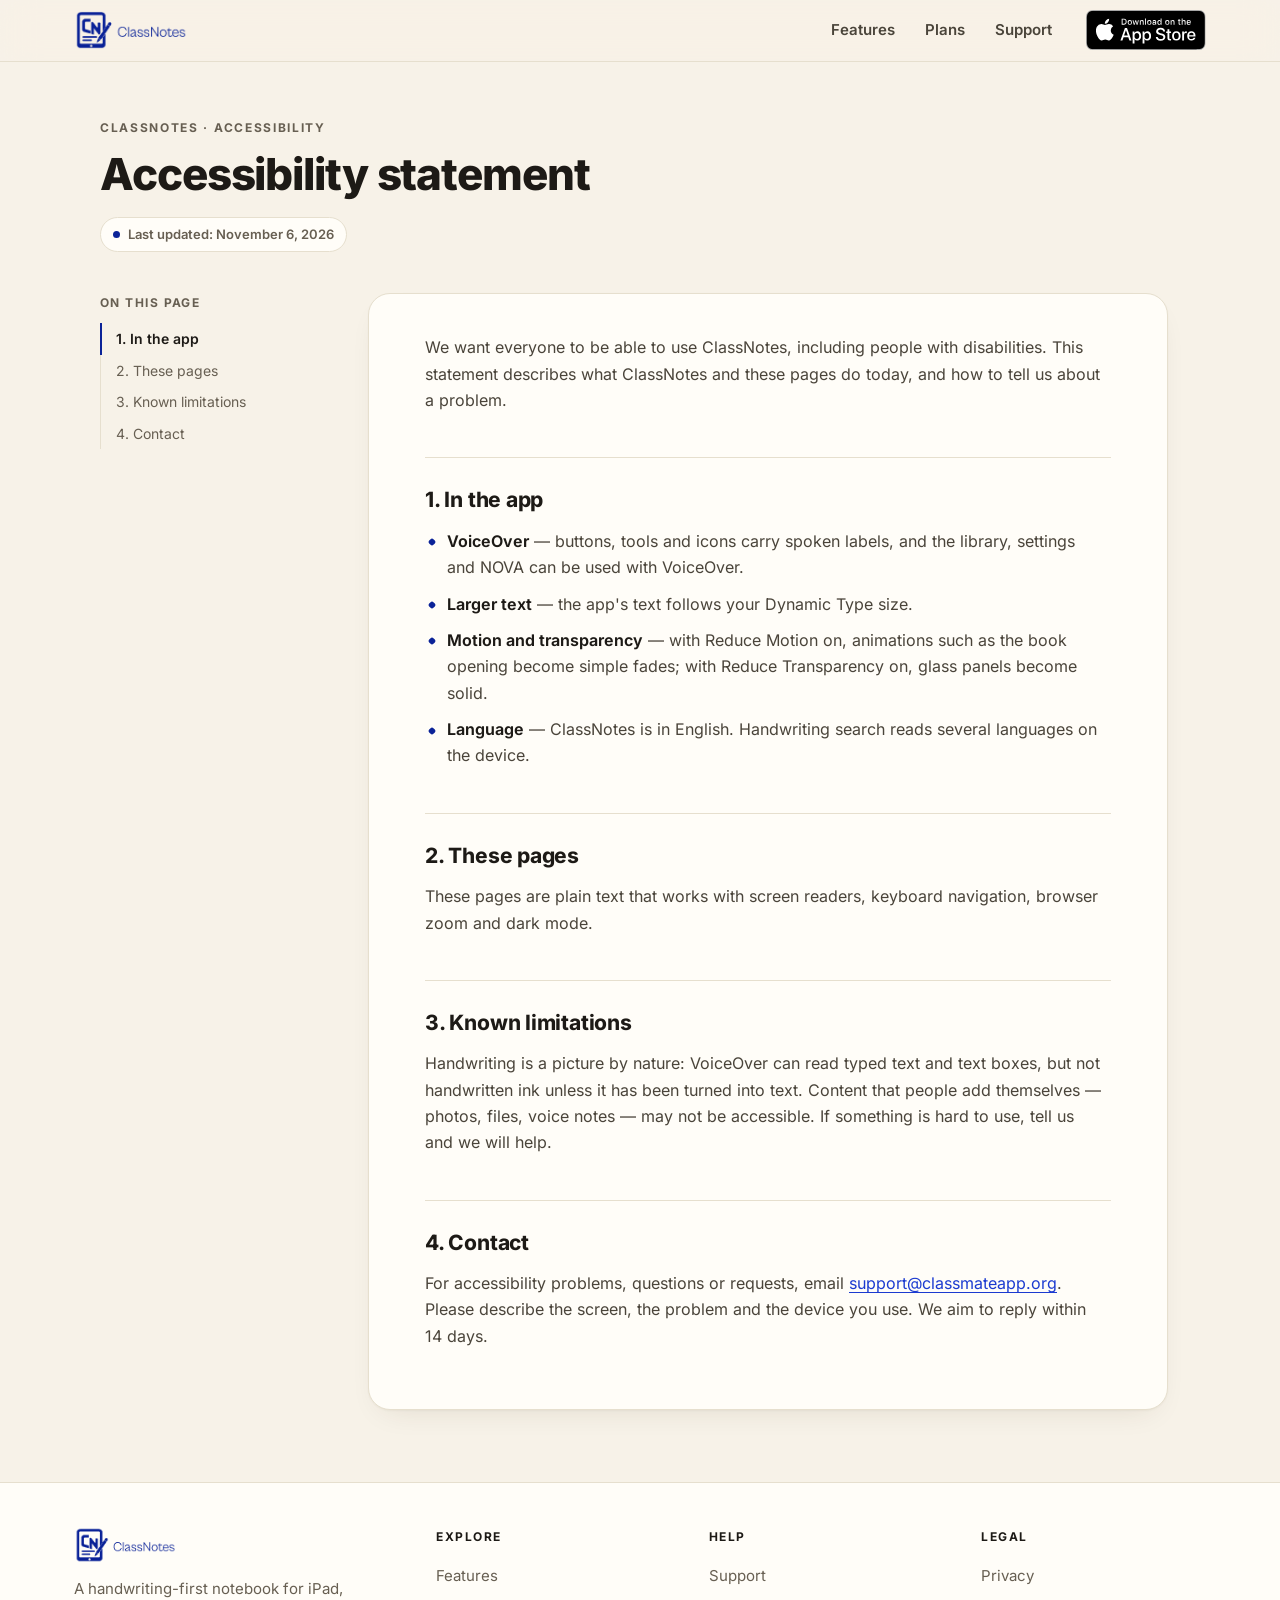
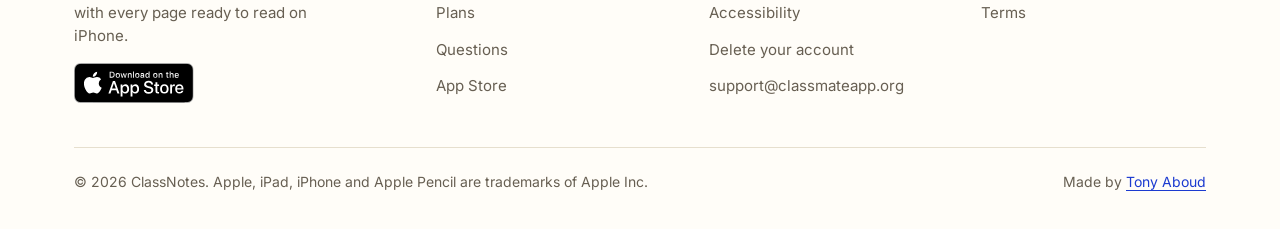
<file: classnotes/accessibility.html>
<!DOCTYPE html>
<html lang="en">
<head>
  <meta charset="utf-8">
  <meta name="viewport" content="width=device-width,initial-scale=1">
  <title>ClassNotes Accessibility</title>
  <meta name="description" content="How ClassNotes works with VoiceOver, larger text and reduced motion, and how to reach us.">
  <meta name="theme-color" content="#f7f2e8" media="(prefers-color-scheme: light)">
  <meta name="theme-color" content="#0c1122" media="(prefers-color-scheme: dark)">
  <link rel="icon" href="icon.png?v=b023efe8e0">
  <link rel="apple-touch-icon" href="apple-touch-icon.png?v=b023efe8e0">
  <link rel="stylesheet" href="site.css?v=b023efe8e0">
</head>
<body>
<svg width="0" height="0" style="position:absolute" aria-hidden="true" focusable="false"><symbol id="app-store-badge" viewBox="0 0 119.66407 40">
  
  <g>
    <g>
      <g>
        <path d="M110.13477,0H9.53468c-.3667,0-.729,0-1.09473.002-.30615.002-.60986.00781-.91895.0127A13.21476,13.21476,0,0,0,5.5171.19141a6.66509,6.66509,0,0,0-1.90088.627A6.43779,6.43779,0,0,0,1.99757,1.99707,6.25844,6.25844,0,0,0,.81935,3.61816a6.60119,6.60119,0,0,0-.625,1.90332,12.993,12.993,0,0,0-.1792,2.002C.00587,7.83008.00489,8.1377,0,8.44434V31.5586c.00489.3105.00587.6113.01515.9219a12.99232,12.99232,0,0,0,.1792,2.0019,6.58756,6.58756,0,0,0,.625,1.9043A6.20778,6.20778,0,0,0,1.99757,38.001a6.27445,6.27445,0,0,0,1.61865,1.1787,6.70082,6.70082,0,0,0,1.90088.6308,13.45514,13.45514,0,0,0,2.0039.1768c.30909.0068.6128.0107.91895.0107C8.80567,40,9.168,40,9.53468,40H110.13477c.3594,0,.7246,0,1.084-.002.3047,0,.6172-.0039.9219-.0107a13.279,13.279,0,0,0,2-.1768,6.80432,6.80432,0,0,0,1.9082-.6308,6.27742,6.27742,0,0,0,1.6172-1.1787,6.39482,6.39482,0,0,0,1.1816-1.6143,6.60413,6.60413,0,0,0,.6191-1.9043,13.50643,13.50643,0,0,0,.1856-2.0019c.0039-.3106.0039-.6114.0039-.9219.0078-.3633.0078-.7246.0078-1.0938V9.53613c0-.36621,0-.72949-.0078-1.09179,0-.30664,0-.61426-.0039-.9209a13.5071,13.5071,0,0,0-.1856-2.002,6.6177,6.6177,0,0,0-.6191-1.90332,6.46619,6.46619,0,0,0-2.7988-2.7998,6.76754,6.76754,0,0,0-1.9082-.627,13.04394,13.04394,0,0,0-2-.17676c-.3047-.00488-.6172-.01074-.9219-.01269-.3594-.002-.7246-.002-1.084-.002Z" style="fill: #a6a6a6"/>
        <path d="M8.44483,39.125c-.30468,0-.602-.0039-.90429-.0107a12.68714,12.68714,0,0,1-1.86914-.1631,5.88381,5.88381,0,0,1-1.65674-.5479,5.40573,5.40573,0,0,1-1.397-1.0166,5.32082,5.32082,0,0,1-1.02051-1.3965,5.72186,5.72186,0,0,1-.543-1.6572,12.41351,12.41351,0,0,1-.1665-1.875c-.00634-.2109-.01464-.9131-.01464-.9131V8.44434S.88185,7.75293.8877,7.5498a12.37039,12.37039,0,0,1,.16553-1.87207,5.7555,5.7555,0,0,1,.54346-1.6621A5.37349,5.37349,0,0,1,2.61183,2.61768,5.56543,5.56543,0,0,1,4.01417,1.59521a5.82309,5.82309,0,0,1,1.65332-.54394A12.58589,12.58589,0,0,1,7.543.88721L8.44532.875H111.21387l.9131.0127a12.38493,12.38493,0,0,1,1.8584.16259,5.93833,5.93833,0,0,1,1.6709.54785,5.59374,5.59374,0,0,1,2.415,2.41993,5.76267,5.76267,0,0,1,.5352,1.64892,12.995,12.995,0,0,1,.1738,1.88721c.0029.2832.0029.5874.0029.89014.0079.375.0079.73193.0079,1.09179V30.4648c0,.3633,0,.7178-.0079,1.0752,0,.3252,0,.6231-.0039.9297a12.73126,12.73126,0,0,1-.1709,1.8535,5.739,5.739,0,0,1-.54,1.67,5.48029,5.48029,0,0,1-1.0156,1.3857,5.4129,5.4129,0,0,1-1.3994,1.0225,5.86168,5.86168,0,0,1-1.668.5498,12.54218,12.54218,0,0,1-1.8692.1631c-.2929.0068-.5996.0107-.8974.0107l-1.084.002Z"/>
      </g>
      <g>
        <g>
          <g>
            <path d="M24.76888,20.30068a4.94881,4.94881,0,0,1,2.35656-4.15206,5.06566,5.06566,0,0,0-3.99116-2.15768c-1.67924-.17626-3.30719,1.00483-4.1629,1.00483-.87227,0-2.18977-.98733-3.6085-.95814a5.31529,5.31529,0,0,0-4.47292,2.72787c-1.934,3.34842-.49141,8.26947,1.3612,10.97608.9269,1.32535,2.01018,2.8058,3.42763,2.7533,1.38706-.05753,1.9051-.88448,3.5794-.88448,1.65876,0,2.14479.88448,3.591.8511,1.48838-.02416,2.42613-1.33124,3.32051-2.66914a10.962,10.962,0,0,0,1.51842-3.09251A4.78205,4.78205,0,0,1,24.76888,20.30068Z" style="fill: #fff"/>
            <path d="M22.03725,12.21089a4.87248,4.87248,0,0,0,1.11452-3.49062,4.95746,4.95746,0,0,0-3.20758,1.65961,4.63634,4.63634,0,0,0-1.14371,3.36139A4.09905,4.09905,0,0,0,22.03725,12.21089Z" style="fill: #fff"/>
          </g>
        </g>
        <g>
          <path d="M42.30227,27.13965h-4.7334l-1.13672,3.35645H34.42727l4.4834-12.418h2.083l4.4834,12.418H43.438ZM38.0591,25.59082h3.752l-1.84961-5.44727h-.05176Z" style="fill: #fff"/>
          <path d="M55.15969,25.96973c0,2.81348-1.50586,4.62109-3.77832,4.62109a3.0693,3.0693,0,0,1-2.84863-1.584h-.043v4.48438h-1.8584V21.44238H48.4302v1.50586h.03418a3.21162,3.21162,0,0,1,2.88281-1.60059C53.645,21.34766,55.15969,23.16406,55.15969,25.96973Zm-1.91016,0c0-1.833-.94727-3.03809-2.39258-3.03809-1.41992,0-2.375,1.23047-2.375,3.03809,0,1.82422.95508,3.0459,2.375,3.0459C52.30227,29.01563,53.24953,27.81934,53.24953,25.96973Z" style="fill: #fff"/>
          <path d="M65.12453,25.96973c0,2.81348-1.50586,4.62109-3.77832,4.62109a3.0693,3.0693,0,0,1-2.84863-1.584h-.043v4.48438h-1.8584V21.44238H58.395v1.50586h.03418A3.21162,3.21162,0,0,1,61.312,21.34766C63.60988,21.34766,65.12453,23.16406,65.12453,25.96973Zm-1.91016,0c0-1.833-.94727-3.03809-2.39258-3.03809-1.41992,0-2.375,1.23047-2.375,3.03809,0,1.82422.95508,3.0459,2.375,3.0459C62.26711,29.01563,63.21438,27.81934,63.21438,25.96973Z" style="fill: #fff"/>
          <path d="M71.71047,27.03613c.1377,1.23145,1.334,2.04,2.96875,2.04,1.56641,0,2.69336-.80859,2.69336-1.91895,0-.96387-.67969-1.541-2.28906-1.93652l-1.60937-.3877c-2.28027-.55078-3.33887-1.61719-3.33887-3.34766,0-2.14258,1.86719-3.61426,4.51855-3.61426,2.624,0,4.42285,1.47168,4.4834,3.61426h-1.876c-.1123-1.23926-1.13672-1.9873-2.63379-1.9873s-2.52148.75684-2.52148,1.8584c0,.87793.6543,1.39453,2.25488,1.79l1.36816.33594c2.54785.60254,3.60645,1.626,3.60645,3.44238,0,2.32324-1.85059,3.77832-4.79395,3.77832-2.75391,0-4.61328-1.4209-4.7334-3.667Z" style="fill: #fff"/>
          <path d="M83.34621,19.2998v2.14258h1.72168v1.47168H83.34621v4.99121c0,.77539.34473,1.13672,1.10156,1.13672a5.80752,5.80752,0,0,0,.61133-.043v1.46289a5.10351,5.10351,0,0,1-1.03223.08594c-1.833,0-2.54785-.68848-2.54785-2.44434V22.91406H80.16262V21.44238H81.479V19.2998Z" style="fill: #fff"/>
          <path d="M86.065,25.96973c0-2.84863,1.67773-4.63867,4.29395-4.63867,2.625,0,4.29492,1.79,4.29492,4.63867,0,2.85645-1.66113,4.63867-4.29492,4.63867C87.72609,30.6084,86.065,28.82617,86.065,25.96973Zm6.69531,0c0-1.9541-.89551-3.10742-2.40137-3.10742s-2.40039,1.16211-2.40039,3.10742c0,1.96191.89453,3.10645,2.40039,3.10645S92.76027,27.93164,92.76027,25.96973Z" style="fill: #fff"/>
          <path d="M96.18606,21.44238h1.77246v1.541h.043a2.1594,2.1594,0,0,1,2.17773-1.63574,2.86616,2.86616,0,0,1,.63672.06934v1.73828a2.59794,2.59794,0,0,0-.835-.1123,1.87264,1.87264,0,0,0-1.93652,2.083v5.37012h-1.8584Z" style="fill: #fff"/>
          <path d="M109.3843,27.83691c-.25,1.64355-1.85059,2.77148-3.89844,2.77148-2.63379,0-4.26855-1.76465-4.26855-4.5957,0-2.83984,1.64355-4.68164,4.19043-4.68164,2.50488,0,4.08008,1.7207,4.08008,4.46582v.63672h-6.39453v.1123a2.358,2.358,0,0,0,2.43555,2.56445,2.04834,2.04834,0,0,0,2.09082-1.27344Zm-6.28223-2.70215h4.52637a2.1773,2.1773,0,0,0-2.2207-2.29785A2.292,2.292,0,0,0,103.10207,25.13477Z" style="fill: #fff"/>
        </g>
      </g>
    </g>
    <g>
      <g>
        <path d="M37.82619,8.731a2.63964,2.63964,0,0,1,2.80762,2.96484c0,1.90625-1.03027,3.002-2.80762,3.002H35.67092V8.731Zm-1.22852,5.123h1.125a1.87588,1.87588,0,0,0,1.96777-2.146,1.881,1.881,0,0,0-1.96777-2.13379h-1.125Z" style="fill: #fff"/>
        <path d="M41.68068,12.44434a2.13323,2.13323,0,1,1,4.24707,0,2.13358,2.13358,0,1,1-4.24707,0Zm3.333,0c0-.97607-.43848-1.54687-1.208-1.54687-.77246,0-1.207.5708-1.207,1.54688,0,.98389.43457,1.55029,1.207,1.55029C44.57522,13.99463,45.01369,13.42432,45.01369,12.44434Z" style="fill: #fff"/>
        <path d="M51.57326,14.69775h-.92187l-.93066-3.31641h-.07031l-.92676,3.31641h-.91309l-1.24121-4.50293h.90137l.80664,3.436h.06641l.92578-3.436h.85254l.92578,3.436h.07031l.80273-3.436h.88867Z" style="fill: #fff"/>
        <path d="M53.85354,10.19482H54.709v.71533h.06641a1.348,1.348,0,0,1,1.34375-.80225,1.46456,1.46456,0,0,1,1.55859,1.6748v2.915h-.88867V12.00586c0-.72363-.31445-1.0835-.97168-1.0835a1.03294,1.03294,0,0,0-1.0752,1.14111v2.63428h-.88867Z" style="fill: #fff"/>
        <path d="M59.09377,8.437h.88867v6.26074h-.88867Z" style="fill: #fff"/>
        <path d="M61.21779,12.44434a2.13346,2.13346,0,1,1,4.24756,0,2.1338,2.1338,0,1,1-4.24756,0Zm3.333,0c0-.97607-.43848-1.54687-1.208-1.54687-.77246,0-1.207.5708-1.207,1.54688,0,.98389.43457,1.55029,1.207,1.55029C64.11232,13.99463,64.5508,13.42432,64.5508,12.44434Z" style="fill: #fff"/>
        <path d="M66.4009,13.42432c0-.81055.60352-1.27783,1.6748-1.34424l1.21973-.07031v-.38867c0-.47559-.31445-.74414-.92187-.74414-.49609,0-.83984.18213-.93848.50049h-.86035c.09082-.77344.81836-1.26953,1.83984-1.26953,1.12891,0,1.76563.562,1.76563,1.51318v3.07666h-.85547v-.63281h-.07031a1.515,1.515,0,0,1-1.35254.707A1.36026,1.36026,0,0,1,66.4009,13.42432Zm2.89453-.38477v-.37646l-1.09961.07031c-.62012.0415-.90137.25244-.90137.64941,0,.40527.35156.64111.835.64111A1.0615,1.0615,0,0,0,69.29543,13.03955Z" style="fill: #fff"/>
        <path d="M71.34816,12.44434c0-1.42285.73145-2.32422,1.86914-2.32422a1.484,1.484,0,0,1,1.38086.79h.06641V8.437h.88867v6.26074h-.85156v-.71143h-.07031a1.56284,1.56284,0,0,1-1.41406.78564C72.0718,14.772,71.34816,13.87061,71.34816,12.44434Zm.918,0c0,.95508.4502,1.52979,1.20313,1.52979.749,0,1.21191-.583,1.21191-1.52588,0-.93848-.46777-1.52979-1.21191-1.52979C72.72121,10.91846,72.26613,11.49707,72.26613,12.44434Z" style="fill: #fff"/>
        <path d="M79.23,12.44434a2.13323,2.13323,0,1,1,4.24707,0,2.13358,2.13358,0,1,1-4.24707,0Zm3.333,0c0-.97607-.43848-1.54687-1.208-1.54687-.77246,0-1.207.5708-1.207,1.54688,0,.98389.43457,1.55029,1.207,1.55029C82.12453,13.99463,82.563,13.42432,82.563,12.44434Z" style="fill: #fff"/>
        <path d="M84.66945,10.19482h.85547v.71533h.06641a1.348,1.348,0,0,1,1.34375-.80225,1.46456,1.46456,0,0,1,1.55859,1.6748v2.915H87.605V12.00586c0-.72363-.31445-1.0835-.97168-1.0835a1.03294,1.03294,0,0,0-1.0752,1.14111v2.63428h-.88867Z" style="fill: #fff"/>
        <path d="M93.51516,9.07373v1.1416h.97559v.74854h-.97559V13.2793c0,.47168.19434.67822.63672.67822a2.96657,2.96657,0,0,0,.33887-.02051v.74023a2.9155,2.9155,0,0,1-.4834.04541c-.98828,0-1.38184-.34766-1.38184-1.21582v-2.543h-.71484v-.74854h.71484V9.07373Z" style="fill: #fff"/>
        <path d="M95.70461,8.437h.88086v2.48145h.07031a1.3856,1.3856,0,0,1,1.373-.80664,1.48339,1.48339,0,0,1,1.55078,1.67871v2.90723H98.69v-2.688c0-.71924-.335-1.0835-.96289-1.0835a1.05194,1.05194,0,0,0-1.13379,1.1416v2.62988h-.88867Z" style="fill: #fff"/>
        <path d="M104.76125,13.48193a1.828,1.828,0,0,1-1.95117,1.30273A2.04531,2.04531,0,0,1,100.73,12.46045a2.07685,2.07685,0,0,1,2.07617-2.35254c1.25293,0,2.00879.856,2.00879,2.27V12.688h-3.17969v.0498a1.1902,1.1902,0,0,0,1.19922,1.29,1.07934,1.07934,0,0,0,1.07129-.5459Zm-3.126-1.45117h2.27441a1.08647,1.08647,0,0,0-1.1084-1.1665A1.15162,1.15162,0,0,0,101.63527,12.03076Z" style="fill: #fff"/>
      </g>
    </g>
  </g>
</symbol></svg>
<header class="bar">
  <div class="bar-in">
    <a class="logo-link" href="index.html" aria-label="ClassNotes, home"><img class="logo on-light" src="img/lockup-brand.png?v=b023efe8e0" alt="" width="490" height="172"><img class="logo on-dark" src="img/lockup-dark.png?v=b023efe8e0" alt="" width="490" height="172"></a>
    <nav aria-label="Main"><a href="index.html#features">Features</a><a href="index.html#plans">Plans</a><a href="support.html">Support</a></nav>
    <a class="dl" href="https://apps.apple.com/app/id6794354830"><svg class="badge" role="img" aria-label="Download on the App Store" width="120" height="40" viewBox="0 0 119.66407 40"><use href="#app-store-badge"/></svg></a>
  </div>
</header>
<main class="wrap">
  <div class="doc-head">
    <p class="eyebrow">ClassNotes · Accessibility</p>
    <h1>Accessibility statement</h1>
    <p class="stamp">Last updated: November 6, 2026</p>
  </div>
  <div class="layout">
    <aside class="toc" hidden><p>On this page</p></aside>
    <div>
      <details class="toc-m" hidden><summary>On this page</summary></details>
      <article>
<p>We want everyone to be able to use ClassNotes, including people with disabilities. This statement describes what ClassNotes and these pages do today, and how to tell us about a problem.</p>

<h2>1. In the app</h2>
<ul>
  <li><strong>VoiceOver</strong> — buttons, tools and icons carry spoken labels, and the library, settings and NOVA can be used with VoiceOver.</li>
  <li><strong>Larger text</strong> — the app's text follows your Dynamic Type size.</li>
  <li><strong>Motion and transparency</strong> — with Reduce Motion on, animations such as the book opening become simple fades; with Reduce Transparency on, glass panels become solid.</li>
  <li><strong>Language</strong> — ClassNotes is in English. Handwriting search reads several languages on the device.</li>
</ul>

<h2>2. These pages</h2>
<p>These pages are plain text that works with screen readers, keyboard navigation, browser zoom and dark mode.</p>

<h2>3. Known limitations</h2>
<p>Handwriting is a picture by nature: VoiceOver can read typed text and text boxes, but not handwritten ink unless it has been turned into text. Content that people add themselves — photos, files, voice notes — may not be accessible. If something is hard to use, tell us and we will help.</p>

<h2>4. Contact</h2>
<p>For accessibility problems, questions or requests, email <a href="mailto:support@classmateapp.org">support@classmateapp.org</a>. Please describe the screen, the problem and the device you use. We aim to reply within 14 days.</p>
      </article>
    </div>
  </div>
</main>
<footer class="foot">
  <div class="foot-in">
    <div class="foot-brand">
      <a class="logo-link" href="index.html" aria-label="ClassNotes, home"><img class="logo on-light" src="img/lockup-brand.png?v=b023efe8e0" alt="" width="490" height="172"><img class="logo on-dark" src="img/lockup-dark.png?v=b023efe8e0" alt="" width="490" height="172"></a>
      <p>A handwriting-first notebook for iPad, with every page ready to read on iPhone.</p>
      <a class="dl" href="https://apps.apple.com/app/id6794354830"><svg class="badge" role="img" aria-label="Download on the App Store" width="120" height="40" viewBox="0 0 119.66407 40"><use href="#app-store-badge"/></svg></a>
    </div>
    <nav aria-label="Explore"><h2>Explore</h2><ul>
      <li><a href="index.html#features">Features</a></li><li><a href="index.html#plans">Plans</a></li><li><a href="index.html#faq">Questions</a></li><li><a href="https://apps.apple.com/app/id6794354830">App Store</a></li></ul></nav>
    <nav aria-label="Help"><h2>Help</h2><ul>
      <li><a href="support.html">Support</a></li><li><a href="accessibility.html">Accessibility</a></li><li><a href="delete-account.html">Delete your account</a></li><li><a href="mailto:support@classmateapp.org">support@<wbr>classmateapp.org</a></li></ul></nav>
    <nav aria-label="Legal"><h2>Legal</h2><ul>
      <li><a href="privacy.html">Privacy</a></li><li><a href="terms.html">Terms</a></li></ul></nav>
    <div class="foot-base">
      <p class="foot-legal">&copy; 2026 ClassNotes. Apple, iPad, iPhone and Apple Pencil are trademarks of Apple Inc.</p>
      <p class="foot-made">Made by <a href="https://github.com/Tony11-dot">Tony Aboud</a></p>
    </div>
  </div>
</footer>
<script src="site.js?v=b023efe8e0" defer></script>
</body>
</html>
</file>
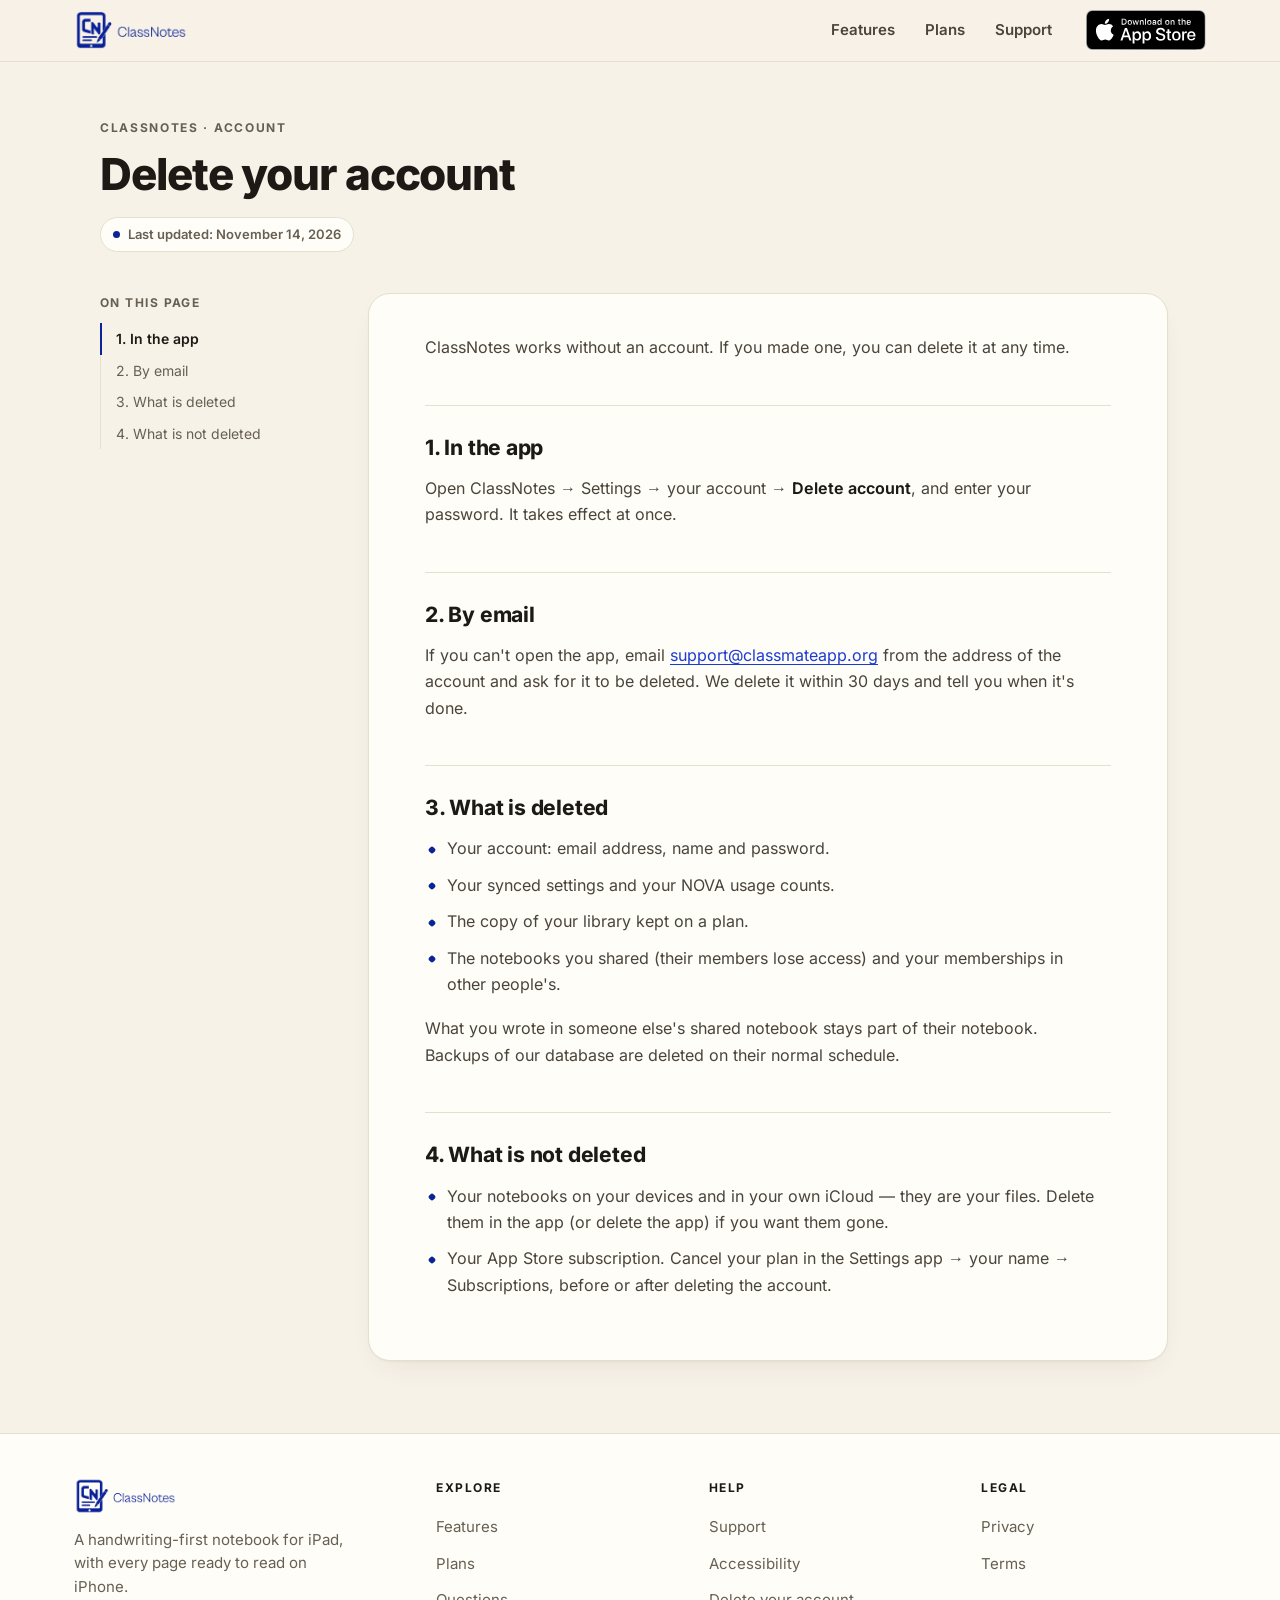
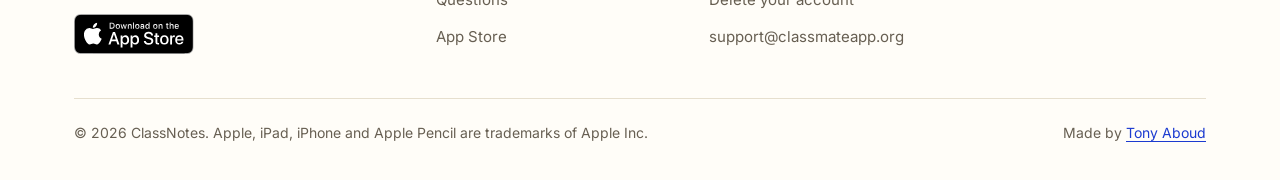
<file: classnotes/delete-account.html>
<!DOCTYPE html>
<html lang="en">
<head>
  <meta charset="utf-8">
  <meta name="viewport" content="width=device-width,initial-scale=1">
  <title>Delete your ClassNotes account</title>
  <meta name="description" content="How to delete a ClassNotes account, and what is and isn't removed.">
  <meta name="theme-color" content="#f7f2e8" media="(prefers-color-scheme: light)">
  <meta name="theme-color" content="#0c1122" media="(prefers-color-scheme: dark)">
  <link rel="icon" href="icon.png?v=b023efe8e0">
  <link rel="apple-touch-icon" href="apple-touch-icon.png?v=b023efe8e0">
  <link rel="stylesheet" href="site.css?v=b023efe8e0">
</head>
<body>
<svg width="0" height="0" style="position:absolute" aria-hidden="true" focusable="false"><symbol id="app-store-badge" viewBox="0 0 119.66407 40">
  
  <g>
    <g>
      <g>
        <path d="M110.13477,0H9.53468c-.3667,0-.729,0-1.09473.002-.30615.002-.60986.00781-.91895.0127A13.21476,13.21476,0,0,0,5.5171.19141a6.66509,6.66509,0,0,0-1.90088.627A6.43779,6.43779,0,0,0,1.99757,1.99707,6.25844,6.25844,0,0,0,.81935,3.61816a6.60119,6.60119,0,0,0-.625,1.90332,12.993,12.993,0,0,0-.1792,2.002C.00587,7.83008.00489,8.1377,0,8.44434V31.5586c.00489.3105.00587.6113.01515.9219a12.99232,12.99232,0,0,0,.1792,2.0019,6.58756,6.58756,0,0,0,.625,1.9043A6.20778,6.20778,0,0,0,1.99757,38.001a6.27445,6.27445,0,0,0,1.61865,1.1787,6.70082,6.70082,0,0,0,1.90088.6308,13.45514,13.45514,0,0,0,2.0039.1768c.30909.0068.6128.0107.91895.0107C8.80567,40,9.168,40,9.53468,40H110.13477c.3594,0,.7246,0,1.084-.002.3047,0,.6172-.0039.9219-.0107a13.279,13.279,0,0,0,2-.1768,6.80432,6.80432,0,0,0,1.9082-.6308,6.27742,6.27742,0,0,0,1.6172-1.1787,6.39482,6.39482,0,0,0,1.1816-1.6143,6.60413,6.60413,0,0,0,.6191-1.9043,13.50643,13.50643,0,0,0,.1856-2.0019c.0039-.3106.0039-.6114.0039-.9219.0078-.3633.0078-.7246.0078-1.0938V9.53613c0-.36621,0-.72949-.0078-1.09179,0-.30664,0-.61426-.0039-.9209a13.5071,13.5071,0,0,0-.1856-2.002,6.6177,6.6177,0,0,0-.6191-1.90332,6.46619,6.46619,0,0,0-2.7988-2.7998,6.76754,6.76754,0,0,0-1.9082-.627,13.04394,13.04394,0,0,0-2-.17676c-.3047-.00488-.6172-.01074-.9219-.01269-.3594-.002-.7246-.002-1.084-.002Z" style="fill: #a6a6a6"/>
        <path d="M8.44483,39.125c-.30468,0-.602-.0039-.90429-.0107a12.68714,12.68714,0,0,1-1.86914-.1631,5.88381,5.88381,0,0,1-1.65674-.5479,5.40573,5.40573,0,0,1-1.397-1.0166,5.32082,5.32082,0,0,1-1.02051-1.3965,5.72186,5.72186,0,0,1-.543-1.6572,12.41351,12.41351,0,0,1-.1665-1.875c-.00634-.2109-.01464-.9131-.01464-.9131V8.44434S.88185,7.75293.8877,7.5498a12.37039,12.37039,0,0,1,.16553-1.87207,5.7555,5.7555,0,0,1,.54346-1.6621A5.37349,5.37349,0,0,1,2.61183,2.61768,5.56543,5.56543,0,0,1,4.01417,1.59521a5.82309,5.82309,0,0,1,1.65332-.54394A12.58589,12.58589,0,0,1,7.543.88721L8.44532.875H111.21387l.9131.0127a12.38493,12.38493,0,0,1,1.8584.16259,5.93833,5.93833,0,0,1,1.6709.54785,5.59374,5.59374,0,0,1,2.415,2.41993,5.76267,5.76267,0,0,1,.5352,1.64892,12.995,12.995,0,0,1,.1738,1.88721c.0029.2832.0029.5874.0029.89014.0079.375.0079.73193.0079,1.09179V30.4648c0,.3633,0,.7178-.0079,1.0752,0,.3252,0,.6231-.0039.9297a12.73126,12.73126,0,0,1-.1709,1.8535,5.739,5.739,0,0,1-.54,1.67,5.48029,5.48029,0,0,1-1.0156,1.3857,5.4129,5.4129,0,0,1-1.3994,1.0225,5.86168,5.86168,0,0,1-1.668.5498,12.54218,12.54218,0,0,1-1.8692.1631c-.2929.0068-.5996.0107-.8974.0107l-1.084.002Z"/>
      </g>
      <g>
        <g>
          <g>
            <path d="M24.76888,20.30068a4.94881,4.94881,0,0,1,2.35656-4.15206,5.06566,5.06566,0,0,0-3.99116-2.15768c-1.67924-.17626-3.30719,1.00483-4.1629,1.00483-.87227,0-2.18977-.98733-3.6085-.95814a5.31529,5.31529,0,0,0-4.47292,2.72787c-1.934,3.34842-.49141,8.26947,1.3612,10.97608.9269,1.32535,2.01018,2.8058,3.42763,2.7533,1.38706-.05753,1.9051-.88448,3.5794-.88448,1.65876,0,2.14479.88448,3.591.8511,1.48838-.02416,2.42613-1.33124,3.32051-2.66914a10.962,10.962,0,0,0,1.51842-3.09251A4.78205,4.78205,0,0,1,24.76888,20.30068Z" style="fill: #fff"/>
            <path d="M22.03725,12.21089a4.87248,4.87248,0,0,0,1.11452-3.49062,4.95746,4.95746,0,0,0-3.20758,1.65961,4.63634,4.63634,0,0,0-1.14371,3.36139A4.09905,4.09905,0,0,0,22.03725,12.21089Z" style="fill: #fff"/>
          </g>
        </g>
        <g>
          <path d="M42.30227,27.13965h-4.7334l-1.13672,3.35645H34.42727l4.4834-12.418h2.083l4.4834,12.418H43.438ZM38.0591,25.59082h3.752l-1.84961-5.44727h-.05176Z" style="fill: #fff"/>
          <path d="M55.15969,25.96973c0,2.81348-1.50586,4.62109-3.77832,4.62109a3.0693,3.0693,0,0,1-2.84863-1.584h-.043v4.48438h-1.8584V21.44238H48.4302v1.50586h.03418a3.21162,3.21162,0,0,1,2.88281-1.60059C53.645,21.34766,55.15969,23.16406,55.15969,25.96973Zm-1.91016,0c0-1.833-.94727-3.03809-2.39258-3.03809-1.41992,0-2.375,1.23047-2.375,3.03809,0,1.82422.95508,3.0459,2.375,3.0459C52.30227,29.01563,53.24953,27.81934,53.24953,25.96973Z" style="fill: #fff"/>
          <path d="M65.12453,25.96973c0,2.81348-1.50586,4.62109-3.77832,4.62109a3.0693,3.0693,0,0,1-2.84863-1.584h-.043v4.48438h-1.8584V21.44238H58.395v1.50586h.03418A3.21162,3.21162,0,0,1,61.312,21.34766C63.60988,21.34766,65.12453,23.16406,65.12453,25.96973Zm-1.91016,0c0-1.833-.94727-3.03809-2.39258-3.03809-1.41992,0-2.375,1.23047-2.375,3.03809,0,1.82422.95508,3.0459,2.375,3.0459C62.26711,29.01563,63.21438,27.81934,63.21438,25.96973Z" style="fill: #fff"/>
          <path d="M71.71047,27.03613c.1377,1.23145,1.334,2.04,2.96875,2.04,1.56641,0,2.69336-.80859,2.69336-1.91895,0-.96387-.67969-1.541-2.28906-1.93652l-1.60937-.3877c-2.28027-.55078-3.33887-1.61719-3.33887-3.34766,0-2.14258,1.86719-3.61426,4.51855-3.61426,2.624,0,4.42285,1.47168,4.4834,3.61426h-1.876c-.1123-1.23926-1.13672-1.9873-2.63379-1.9873s-2.52148.75684-2.52148,1.8584c0,.87793.6543,1.39453,2.25488,1.79l1.36816.33594c2.54785.60254,3.60645,1.626,3.60645,3.44238,0,2.32324-1.85059,3.77832-4.79395,3.77832-2.75391,0-4.61328-1.4209-4.7334-3.667Z" style="fill: #fff"/>
          <path d="M83.34621,19.2998v2.14258h1.72168v1.47168H83.34621v4.99121c0,.77539.34473,1.13672,1.10156,1.13672a5.80752,5.80752,0,0,0,.61133-.043v1.46289a5.10351,5.10351,0,0,1-1.03223.08594c-1.833,0-2.54785-.68848-2.54785-2.44434V22.91406H80.16262V21.44238H81.479V19.2998Z" style="fill: #fff"/>
          <path d="M86.065,25.96973c0-2.84863,1.67773-4.63867,4.29395-4.63867,2.625,0,4.29492,1.79,4.29492,4.63867,0,2.85645-1.66113,4.63867-4.29492,4.63867C87.72609,30.6084,86.065,28.82617,86.065,25.96973Zm6.69531,0c0-1.9541-.89551-3.10742-2.40137-3.10742s-2.40039,1.16211-2.40039,3.10742c0,1.96191.89453,3.10645,2.40039,3.10645S92.76027,27.93164,92.76027,25.96973Z" style="fill: #fff"/>
          <path d="M96.18606,21.44238h1.77246v1.541h.043a2.1594,2.1594,0,0,1,2.17773-1.63574,2.86616,2.86616,0,0,1,.63672.06934v1.73828a2.59794,2.59794,0,0,0-.835-.1123,1.87264,1.87264,0,0,0-1.93652,2.083v5.37012h-1.8584Z" style="fill: #fff"/>
          <path d="M109.3843,27.83691c-.25,1.64355-1.85059,2.77148-3.89844,2.77148-2.63379,0-4.26855-1.76465-4.26855-4.5957,0-2.83984,1.64355-4.68164,4.19043-4.68164,2.50488,0,4.08008,1.7207,4.08008,4.46582v.63672h-6.39453v.1123a2.358,2.358,0,0,0,2.43555,2.56445,2.04834,2.04834,0,0,0,2.09082-1.27344Zm-6.28223-2.70215h4.52637a2.1773,2.1773,0,0,0-2.2207-2.29785A2.292,2.292,0,0,0,103.10207,25.13477Z" style="fill: #fff"/>
        </g>
      </g>
    </g>
    <g>
      <g>
        <path d="M37.82619,8.731a2.63964,2.63964,0,0,1,2.80762,2.96484c0,1.90625-1.03027,3.002-2.80762,3.002H35.67092V8.731Zm-1.22852,5.123h1.125a1.87588,1.87588,0,0,0,1.96777-2.146,1.881,1.881,0,0,0-1.96777-2.13379h-1.125Z" style="fill: #fff"/>
        <path d="M41.68068,12.44434a2.13323,2.13323,0,1,1,4.24707,0,2.13358,2.13358,0,1,1-4.24707,0Zm3.333,0c0-.97607-.43848-1.54687-1.208-1.54687-.77246,0-1.207.5708-1.207,1.54688,0,.98389.43457,1.55029,1.207,1.55029C44.57522,13.99463,45.01369,13.42432,45.01369,12.44434Z" style="fill: #fff"/>
        <path d="M51.57326,14.69775h-.92187l-.93066-3.31641h-.07031l-.92676,3.31641h-.91309l-1.24121-4.50293h.90137l.80664,3.436h.06641l.92578-3.436h.85254l.92578,3.436h.07031l.80273-3.436h.88867Z" style="fill: #fff"/>
        <path d="M53.85354,10.19482H54.709v.71533h.06641a1.348,1.348,0,0,1,1.34375-.80225,1.46456,1.46456,0,0,1,1.55859,1.6748v2.915h-.88867V12.00586c0-.72363-.31445-1.0835-.97168-1.0835a1.03294,1.03294,0,0,0-1.0752,1.14111v2.63428h-.88867Z" style="fill: #fff"/>
        <path d="M59.09377,8.437h.88867v6.26074h-.88867Z" style="fill: #fff"/>
        <path d="M61.21779,12.44434a2.13346,2.13346,0,1,1,4.24756,0,2.1338,2.1338,0,1,1-4.24756,0Zm3.333,0c0-.97607-.43848-1.54687-1.208-1.54687-.77246,0-1.207.5708-1.207,1.54688,0,.98389.43457,1.55029,1.207,1.55029C64.11232,13.99463,64.5508,13.42432,64.5508,12.44434Z" style="fill: #fff"/>
        <path d="M66.4009,13.42432c0-.81055.60352-1.27783,1.6748-1.34424l1.21973-.07031v-.38867c0-.47559-.31445-.74414-.92187-.74414-.49609,0-.83984.18213-.93848.50049h-.86035c.09082-.77344.81836-1.26953,1.83984-1.26953,1.12891,0,1.76563.562,1.76563,1.51318v3.07666h-.85547v-.63281h-.07031a1.515,1.515,0,0,1-1.35254.707A1.36026,1.36026,0,0,1,66.4009,13.42432Zm2.89453-.38477v-.37646l-1.09961.07031c-.62012.0415-.90137.25244-.90137.64941,0,.40527.35156.64111.835.64111A1.0615,1.0615,0,0,0,69.29543,13.03955Z" style="fill: #fff"/>
        <path d="M71.34816,12.44434c0-1.42285.73145-2.32422,1.86914-2.32422a1.484,1.484,0,0,1,1.38086.79h.06641V8.437h.88867v6.26074h-.85156v-.71143h-.07031a1.56284,1.56284,0,0,1-1.41406.78564C72.0718,14.772,71.34816,13.87061,71.34816,12.44434Zm.918,0c0,.95508.4502,1.52979,1.20313,1.52979.749,0,1.21191-.583,1.21191-1.52588,0-.93848-.46777-1.52979-1.21191-1.52979C72.72121,10.91846,72.26613,11.49707,72.26613,12.44434Z" style="fill: #fff"/>
        <path d="M79.23,12.44434a2.13323,2.13323,0,1,1,4.24707,0,2.13358,2.13358,0,1,1-4.24707,0Zm3.333,0c0-.97607-.43848-1.54687-1.208-1.54687-.77246,0-1.207.5708-1.207,1.54688,0,.98389.43457,1.55029,1.207,1.55029C82.12453,13.99463,82.563,13.42432,82.563,12.44434Z" style="fill: #fff"/>
        <path d="M84.66945,10.19482h.85547v.71533h.06641a1.348,1.348,0,0,1,1.34375-.80225,1.46456,1.46456,0,0,1,1.55859,1.6748v2.915H87.605V12.00586c0-.72363-.31445-1.0835-.97168-1.0835a1.03294,1.03294,0,0,0-1.0752,1.14111v2.63428h-.88867Z" style="fill: #fff"/>
        <path d="M93.51516,9.07373v1.1416h.97559v.74854h-.97559V13.2793c0,.47168.19434.67822.63672.67822a2.96657,2.96657,0,0,0,.33887-.02051v.74023a2.9155,2.9155,0,0,1-.4834.04541c-.98828,0-1.38184-.34766-1.38184-1.21582v-2.543h-.71484v-.74854h.71484V9.07373Z" style="fill: #fff"/>
        <path d="M95.70461,8.437h.88086v2.48145h.07031a1.3856,1.3856,0,0,1,1.373-.80664,1.48339,1.48339,0,0,1,1.55078,1.67871v2.90723H98.69v-2.688c0-.71924-.335-1.0835-.96289-1.0835a1.05194,1.05194,0,0,0-1.13379,1.1416v2.62988h-.88867Z" style="fill: #fff"/>
        <path d="M104.76125,13.48193a1.828,1.828,0,0,1-1.95117,1.30273A2.04531,2.04531,0,0,1,100.73,12.46045a2.07685,2.07685,0,0,1,2.07617-2.35254c1.25293,0,2.00879.856,2.00879,2.27V12.688h-3.17969v.0498a1.1902,1.1902,0,0,0,1.19922,1.29,1.07934,1.07934,0,0,0,1.07129-.5459Zm-3.126-1.45117h2.27441a1.08647,1.08647,0,0,0-1.1084-1.1665A1.15162,1.15162,0,0,0,101.63527,12.03076Z" style="fill: #fff"/>
      </g>
    </g>
  </g>
</symbol></svg>
<header class="bar">
  <div class="bar-in">
    <a class="logo-link" href="index.html" aria-label="ClassNotes, home"><img class="logo on-light" src="img/lockup-brand.png?v=b023efe8e0" alt="" width="490" height="172"><img class="logo on-dark" src="img/lockup-dark.png?v=b023efe8e0" alt="" width="490" height="172"></a>
    <nav aria-label="Main"><a href="index.html#features">Features</a><a href="index.html#plans">Plans</a><a href="support.html">Support</a></nav>
    <a class="dl" href="https://apps.apple.com/app/id6794354830"><svg class="badge" role="img" aria-label="Download on the App Store" width="120" height="40" viewBox="0 0 119.66407 40"><use href="#app-store-badge"/></svg></a>
  </div>
</header>
<main class="wrap">
  <div class="doc-head">
    <p class="eyebrow">ClassNotes · Account</p>
    <h1>Delete your account</h1>
    <p class="stamp">Last updated: November 14, 2026</p>
  </div>
  <div class="layout">
    <aside class="toc" hidden><p>On this page</p></aside>
    <div>
      <details class="toc-m" hidden><summary>On this page</summary></details>
      <article>
<p>ClassNotes works without an account. If you made one, you can delete it at any time.</p>

<h2>1. In the app</h2>
<p>Open ClassNotes → Settings → your account → <strong>Delete account</strong>, and enter your password. It takes effect at once.</p>

<h2>2. By email</h2>
<p>If you can't open the app, email <a href="mailto:support@classmateapp.org">support@classmateapp.org</a> from the address of the account and ask for it to be deleted. We delete it within 30 days and tell you when it's done.</p>

<h2>3. What is deleted</h2>
<ul>
  <li>Your account: email address, name and password.</li>
  <li>Your synced settings and your NOVA usage counts.</li>
  <li>The copy of your library kept on a plan.</li>
  <li>The notebooks you shared (their members lose access) and your memberships in other people's.</li>
</ul>
<p>What you wrote in someone else's shared notebook stays part of their notebook. Backups of our database are deleted on their normal schedule.</p>

<h2>4. What is not deleted</h2>
<ul>
  <li>Your notebooks on your devices and in your own iCloud — they are your files. Delete them in the app (or delete the app) if you want them gone.</li>
  <li>Your App Store subscription. Cancel your plan in the Settings app → your name → Subscriptions, before or after deleting the account.</li>
</ul>
      </article>
    </div>
  </div>
</main>
<footer class="foot">
  <div class="foot-in">
    <div class="foot-brand">
      <a class="logo-link" href="index.html" aria-label="ClassNotes, home"><img class="logo on-light" src="img/lockup-brand.png?v=b023efe8e0" alt="" width="490" height="172"><img class="logo on-dark" src="img/lockup-dark.png?v=b023efe8e0" alt="" width="490" height="172"></a>
      <p>A handwriting-first notebook for iPad, with every page ready to read on iPhone.</p>
      <a class="dl" href="https://apps.apple.com/app/id6794354830"><svg class="badge" role="img" aria-label="Download on the App Store" width="120" height="40" viewBox="0 0 119.66407 40"><use href="#app-store-badge"/></svg></a>
    </div>
    <nav aria-label="Explore"><h2>Explore</h2><ul>
      <li><a href="index.html#features">Features</a></li><li><a href="index.html#plans">Plans</a></li><li><a href="index.html#faq">Questions</a></li><li><a href="https://apps.apple.com/app/id6794354830">App Store</a></li></ul></nav>
    <nav aria-label="Help"><h2>Help</h2><ul>
      <li><a href="support.html">Support</a></li><li><a href="accessibility.html">Accessibility</a></li><li><a href="delete-account.html">Delete your account</a></li><li><a href="mailto:support@classmateapp.org">support@<wbr>classmateapp.org</a></li></ul></nav>
    <nav aria-label="Legal"><h2>Legal</h2><ul>
      <li><a href="privacy.html">Privacy</a></li><li><a href="terms.html">Terms</a></li></ul></nav>
    <div class="foot-base">
      <p class="foot-legal">&copy; 2026 ClassNotes. Apple, iPad, iPhone and Apple Pencil are trademarks of Apple Inc.</p>
      <p class="foot-made">Made by <a href="https://github.com/Tony11-dot">Tony Aboud</a></p>
    </div>
  </div>
</footer>
<script src="site.js?v=b023efe8e0" defer></script>
</body>
</html>
</file>
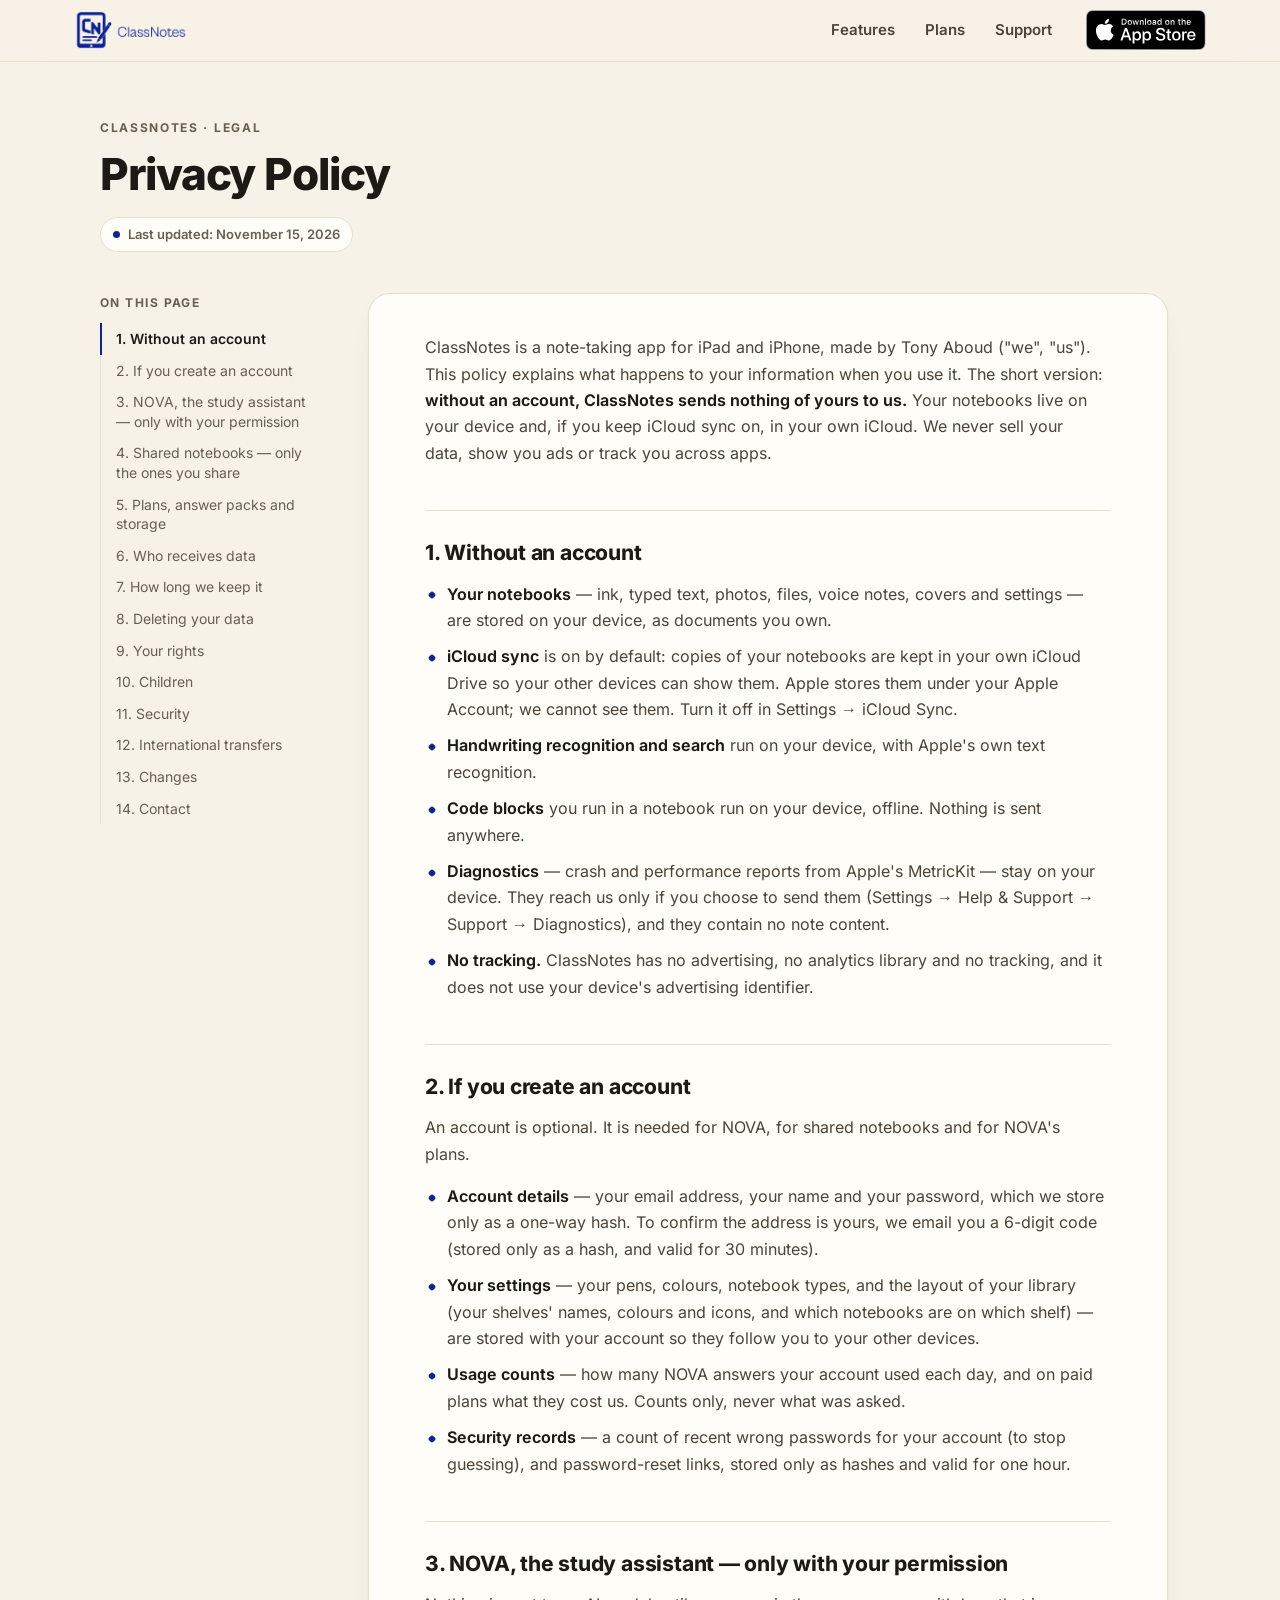
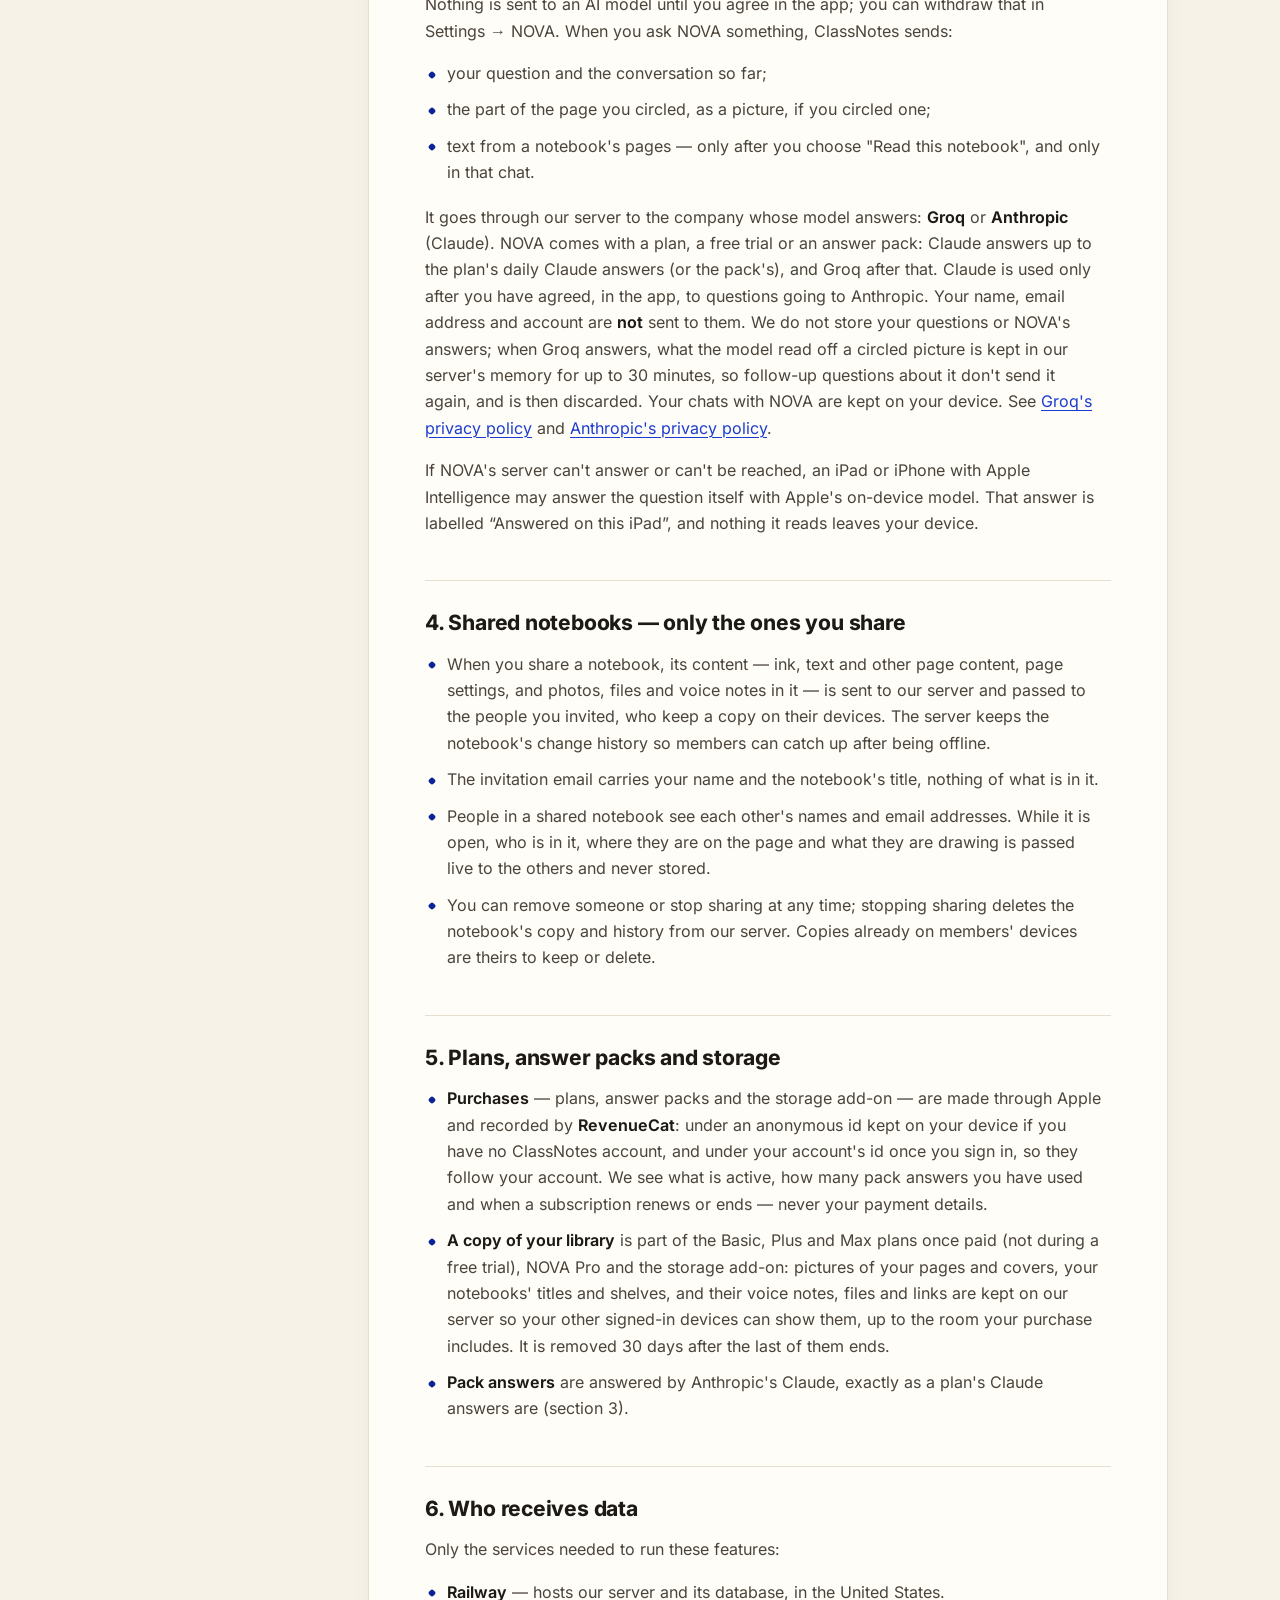
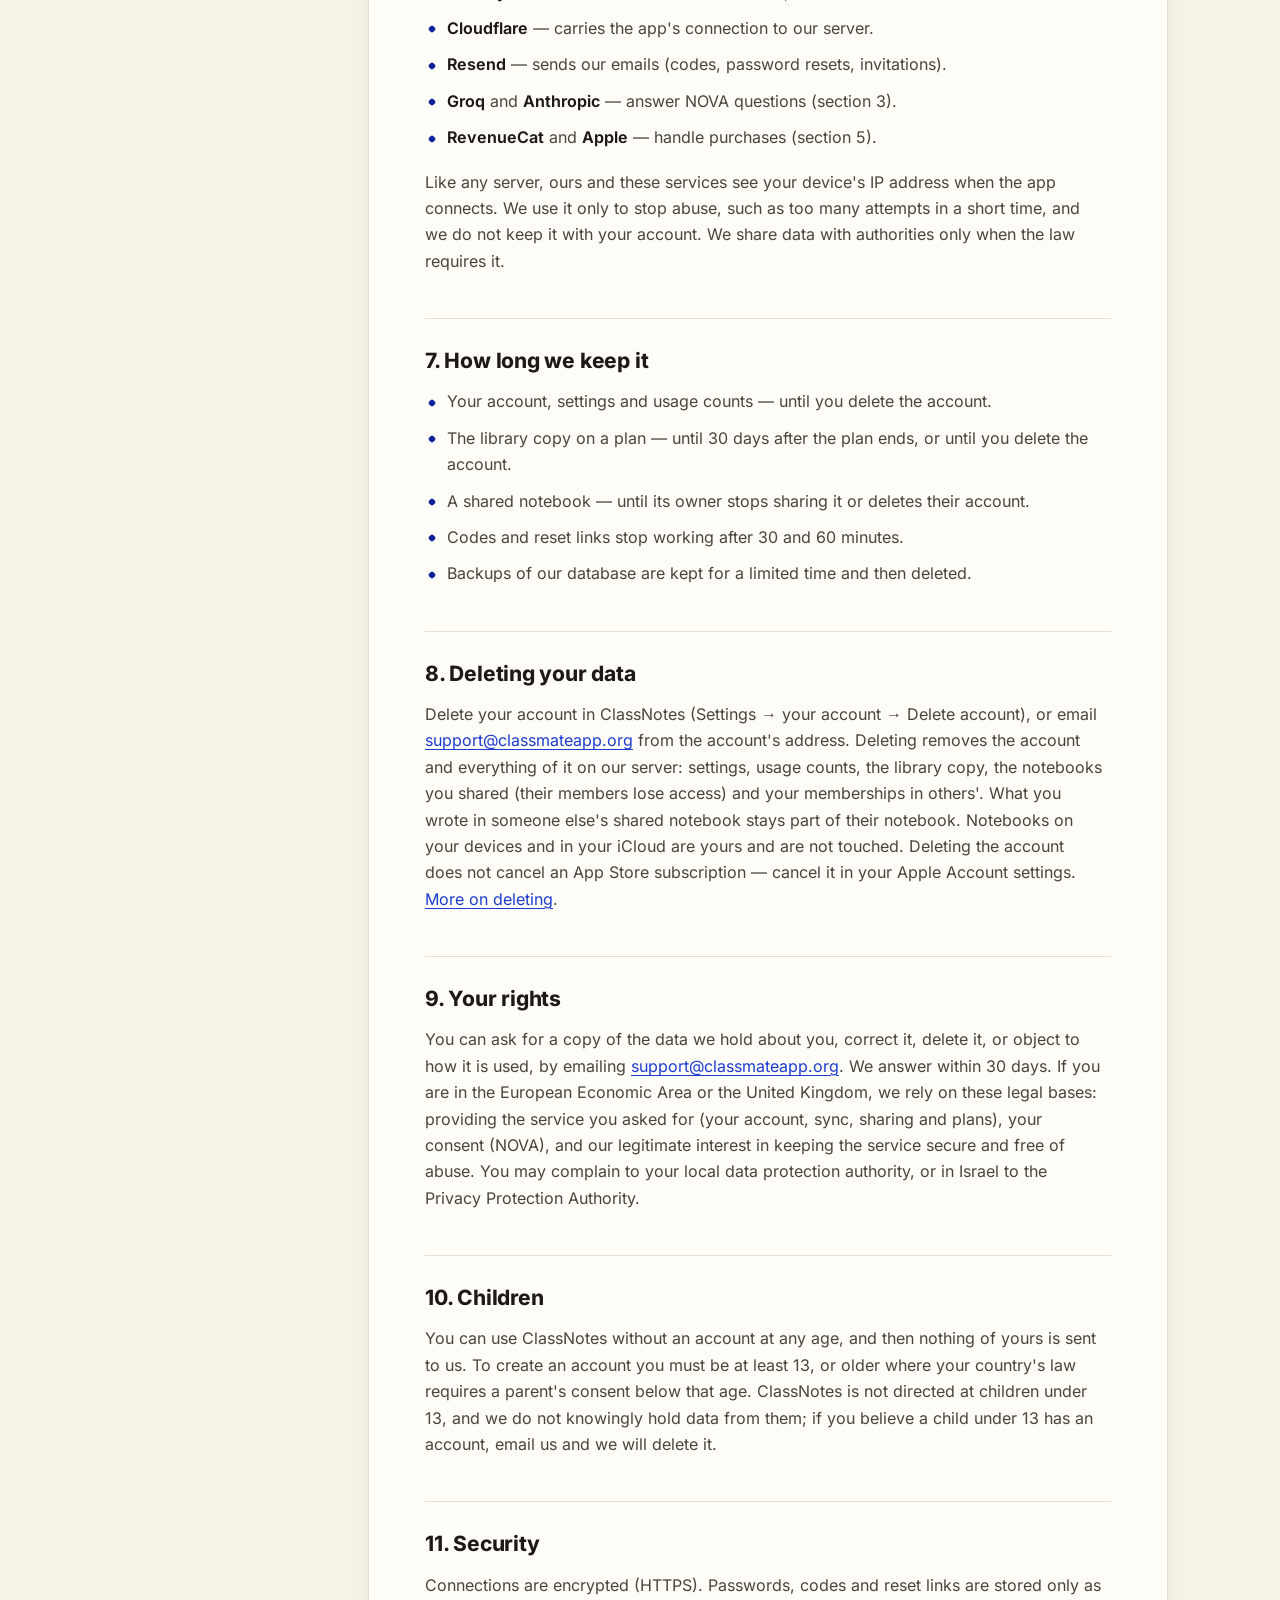
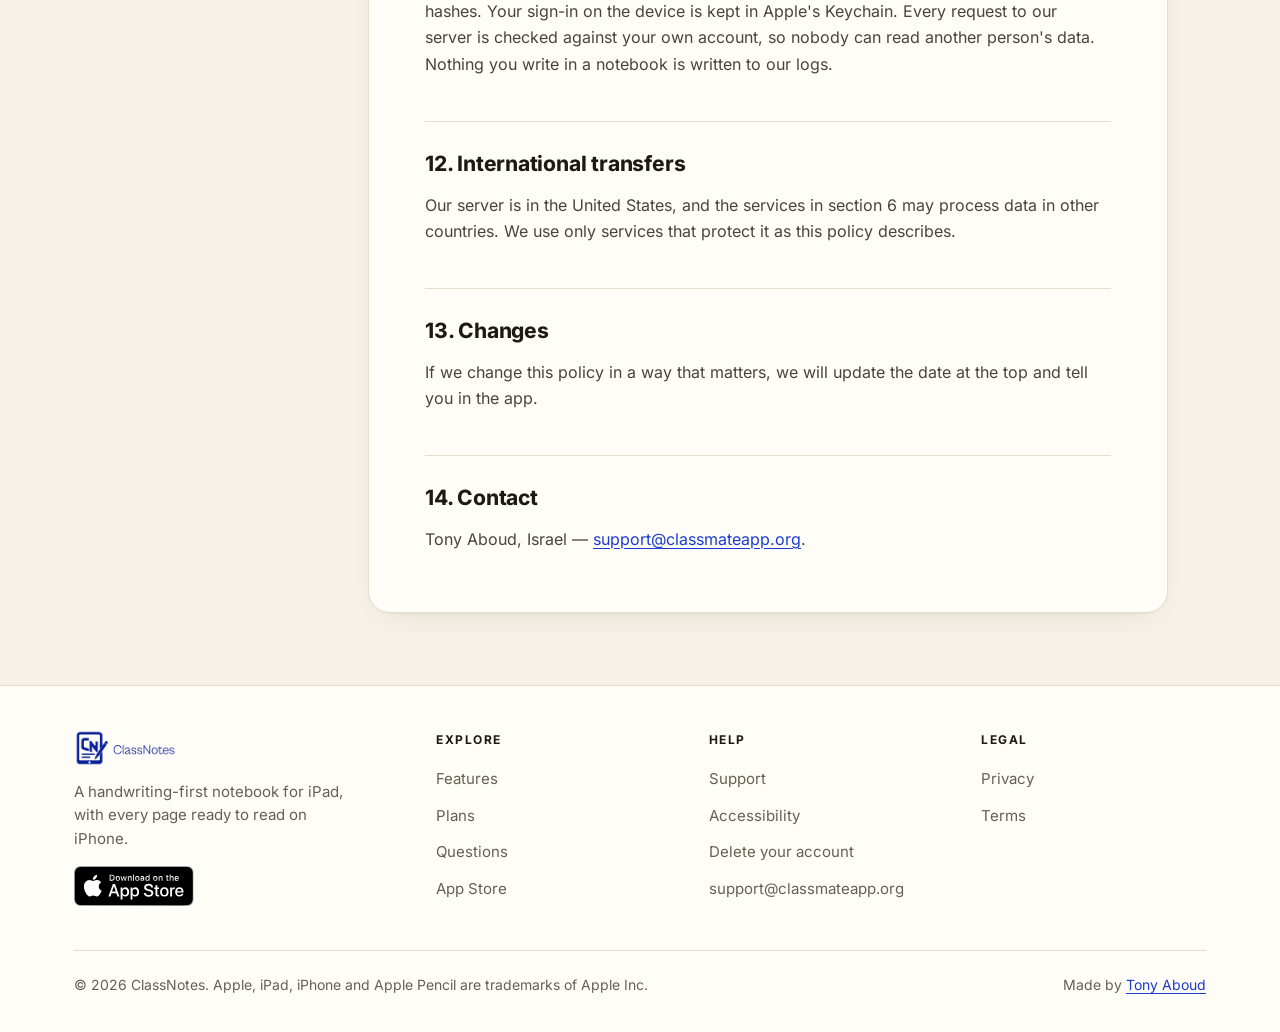
<file: classnotes/privacy.html>
<!DOCTYPE html>
<html lang="en">
<head>
  <meta charset="utf-8">
  <meta name="viewport" content="width=device-width,initial-scale=1">
  <title>ClassNotes Privacy Policy</title>
  <meta name="description" content="What ClassNotes collects, why, and who receives it. Without an account, nothing of yours is sent to us.">
  <meta name="theme-color" content="#f7f2e8" media="(prefers-color-scheme: light)">
  <meta name="theme-color" content="#0c1122" media="(prefers-color-scheme: dark)">
  <link rel="icon" href="icon.png?v=b023efe8e0">
  <link rel="apple-touch-icon" href="apple-touch-icon.png?v=b023efe8e0">
  <link rel="stylesheet" href="site.css?v=b023efe8e0">
</head>
<body>
<svg width="0" height="0" style="position:absolute" aria-hidden="true" focusable="false"><symbol id="app-store-badge" viewBox="0 0 119.66407 40">
  
  <g>
    <g>
      <g>
        <path d="M110.13477,0H9.53468c-.3667,0-.729,0-1.09473.002-.30615.002-.60986.00781-.91895.0127A13.21476,13.21476,0,0,0,5.5171.19141a6.66509,6.66509,0,0,0-1.90088.627A6.43779,6.43779,0,0,0,1.99757,1.99707,6.25844,6.25844,0,0,0,.81935,3.61816a6.60119,6.60119,0,0,0-.625,1.90332,12.993,12.993,0,0,0-.1792,2.002C.00587,7.83008.00489,8.1377,0,8.44434V31.5586c.00489.3105.00587.6113.01515.9219a12.99232,12.99232,0,0,0,.1792,2.0019,6.58756,6.58756,0,0,0,.625,1.9043A6.20778,6.20778,0,0,0,1.99757,38.001a6.27445,6.27445,0,0,0,1.61865,1.1787,6.70082,6.70082,0,0,0,1.90088.6308,13.45514,13.45514,0,0,0,2.0039.1768c.30909.0068.6128.0107.91895.0107C8.80567,40,9.168,40,9.53468,40H110.13477c.3594,0,.7246,0,1.084-.002.3047,0,.6172-.0039.9219-.0107a13.279,13.279,0,0,0,2-.1768,6.80432,6.80432,0,0,0,1.9082-.6308,6.27742,6.27742,0,0,0,1.6172-1.1787,6.39482,6.39482,0,0,0,1.1816-1.6143,6.60413,6.60413,0,0,0,.6191-1.9043,13.50643,13.50643,0,0,0,.1856-2.0019c.0039-.3106.0039-.6114.0039-.9219.0078-.3633.0078-.7246.0078-1.0938V9.53613c0-.36621,0-.72949-.0078-1.09179,0-.30664,0-.61426-.0039-.9209a13.5071,13.5071,0,0,0-.1856-2.002,6.6177,6.6177,0,0,0-.6191-1.90332,6.46619,6.46619,0,0,0-2.7988-2.7998,6.76754,6.76754,0,0,0-1.9082-.627,13.04394,13.04394,0,0,0-2-.17676c-.3047-.00488-.6172-.01074-.9219-.01269-.3594-.002-.7246-.002-1.084-.002Z" style="fill: #a6a6a6"/>
        <path d="M8.44483,39.125c-.30468,0-.602-.0039-.90429-.0107a12.68714,12.68714,0,0,1-1.86914-.1631,5.88381,5.88381,0,0,1-1.65674-.5479,5.40573,5.40573,0,0,1-1.397-1.0166,5.32082,5.32082,0,0,1-1.02051-1.3965,5.72186,5.72186,0,0,1-.543-1.6572,12.41351,12.41351,0,0,1-.1665-1.875c-.00634-.2109-.01464-.9131-.01464-.9131V8.44434S.88185,7.75293.8877,7.5498a12.37039,12.37039,0,0,1,.16553-1.87207,5.7555,5.7555,0,0,1,.54346-1.6621A5.37349,5.37349,0,0,1,2.61183,2.61768,5.56543,5.56543,0,0,1,4.01417,1.59521a5.82309,5.82309,0,0,1,1.65332-.54394A12.58589,12.58589,0,0,1,7.543.88721L8.44532.875H111.21387l.9131.0127a12.38493,12.38493,0,0,1,1.8584.16259,5.93833,5.93833,0,0,1,1.6709.54785,5.59374,5.59374,0,0,1,2.415,2.41993,5.76267,5.76267,0,0,1,.5352,1.64892,12.995,12.995,0,0,1,.1738,1.88721c.0029.2832.0029.5874.0029.89014.0079.375.0079.73193.0079,1.09179V30.4648c0,.3633,0,.7178-.0079,1.0752,0,.3252,0,.6231-.0039.9297a12.73126,12.73126,0,0,1-.1709,1.8535,5.739,5.739,0,0,1-.54,1.67,5.48029,5.48029,0,0,1-1.0156,1.3857,5.4129,5.4129,0,0,1-1.3994,1.0225,5.86168,5.86168,0,0,1-1.668.5498,12.54218,12.54218,0,0,1-1.8692.1631c-.2929.0068-.5996.0107-.8974.0107l-1.084.002Z"/>
      </g>
      <g>
        <g>
          <g>
            <path d="M24.76888,20.30068a4.94881,4.94881,0,0,1,2.35656-4.15206,5.06566,5.06566,0,0,0-3.99116-2.15768c-1.67924-.17626-3.30719,1.00483-4.1629,1.00483-.87227,0-2.18977-.98733-3.6085-.95814a5.31529,5.31529,0,0,0-4.47292,2.72787c-1.934,3.34842-.49141,8.26947,1.3612,10.97608.9269,1.32535,2.01018,2.8058,3.42763,2.7533,1.38706-.05753,1.9051-.88448,3.5794-.88448,1.65876,0,2.14479.88448,3.591.8511,1.48838-.02416,2.42613-1.33124,3.32051-2.66914a10.962,10.962,0,0,0,1.51842-3.09251A4.78205,4.78205,0,0,1,24.76888,20.30068Z" style="fill: #fff"/>
            <path d="M22.03725,12.21089a4.87248,4.87248,0,0,0,1.11452-3.49062,4.95746,4.95746,0,0,0-3.20758,1.65961,4.63634,4.63634,0,0,0-1.14371,3.36139A4.09905,4.09905,0,0,0,22.03725,12.21089Z" style="fill: #fff"/>
          </g>
        </g>
        <g>
          <path d="M42.30227,27.13965h-4.7334l-1.13672,3.35645H34.42727l4.4834-12.418h2.083l4.4834,12.418H43.438ZM38.0591,25.59082h3.752l-1.84961-5.44727h-.05176Z" style="fill: #fff"/>
          <path d="M55.15969,25.96973c0,2.81348-1.50586,4.62109-3.77832,4.62109a3.0693,3.0693,0,0,1-2.84863-1.584h-.043v4.48438h-1.8584V21.44238H48.4302v1.50586h.03418a3.21162,3.21162,0,0,1,2.88281-1.60059C53.645,21.34766,55.15969,23.16406,55.15969,25.96973Zm-1.91016,0c0-1.833-.94727-3.03809-2.39258-3.03809-1.41992,0-2.375,1.23047-2.375,3.03809,0,1.82422.95508,3.0459,2.375,3.0459C52.30227,29.01563,53.24953,27.81934,53.24953,25.96973Z" style="fill: #fff"/>
          <path d="M65.12453,25.96973c0,2.81348-1.50586,4.62109-3.77832,4.62109a3.0693,3.0693,0,0,1-2.84863-1.584h-.043v4.48438h-1.8584V21.44238H58.395v1.50586h.03418A3.21162,3.21162,0,0,1,61.312,21.34766C63.60988,21.34766,65.12453,23.16406,65.12453,25.96973Zm-1.91016,0c0-1.833-.94727-3.03809-2.39258-3.03809-1.41992,0-2.375,1.23047-2.375,3.03809,0,1.82422.95508,3.0459,2.375,3.0459C62.26711,29.01563,63.21438,27.81934,63.21438,25.96973Z" style="fill: #fff"/>
          <path d="M71.71047,27.03613c.1377,1.23145,1.334,2.04,2.96875,2.04,1.56641,0,2.69336-.80859,2.69336-1.91895,0-.96387-.67969-1.541-2.28906-1.93652l-1.60937-.3877c-2.28027-.55078-3.33887-1.61719-3.33887-3.34766,0-2.14258,1.86719-3.61426,4.51855-3.61426,2.624,0,4.42285,1.47168,4.4834,3.61426h-1.876c-.1123-1.23926-1.13672-1.9873-2.63379-1.9873s-2.52148.75684-2.52148,1.8584c0,.87793.6543,1.39453,2.25488,1.79l1.36816.33594c2.54785.60254,3.60645,1.626,3.60645,3.44238,0,2.32324-1.85059,3.77832-4.79395,3.77832-2.75391,0-4.61328-1.4209-4.7334-3.667Z" style="fill: #fff"/>
          <path d="M83.34621,19.2998v2.14258h1.72168v1.47168H83.34621v4.99121c0,.77539.34473,1.13672,1.10156,1.13672a5.80752,5.80752,0,0,0,.61133-.043v1.46289a5.10351,5.10351,0,0,1-1.03223.08594c-1.833,0-2.54785-.68848-2.54785-2.44434V22.91406H80.16262V21.44238H81.479V19.2998Z" style="fill: #fff"/>
          <path d="M86.065,25.96973c0-2.84863,1.67773-4.63867,4.29395-4.63867,2.625,0,4.29492,1.79,4.29492,4.63867,0,2.85645-1.66113,4.63867-4.29492,4.63867C87.72609,30.6084,86.065,28.82617,86.065,25.96973Zm6.69531,0c0-1.9541-.89551-3.10742-2.40137-3.10742s-2.40039,1.16211-2.40039,3.10742c0,1.96191.89453,3.10645,2.40039,3.10645S92.76027,27.93164,92.76027,25.96973Z" style="fill: #fff"/>
          <path d="M96.18606,21.44238h1.77246v1.541h.043a2.1594,2.1594,0,0,1,2.17773-1.63574,2.86616,2.86616,0,0,1,.63672.06934v1.73828a2.59794,2.59794,0,0,0-.835-.1123,1.87264,1.87264,0,0,0-1.93652,2.083v5.37012h-1.8584Z" style="fill: #fff"/>
          <path d="M109.3843,27.83691c-.25,1.64355-1.85059,2.77148-3.89844,2.77148-2.63379,0-4.26855-1.76465-4.26855-4.5957,0-2.83984,1.64355-4.68164,4.19043-4.68164,2.50488,0,4.08008,1.7207,4.08008,4.46582v.63672h-6.39453v.1123a2.358,2.358,0,0,0,2.43555,2.56445,2.04834,2.04834,0,0,0,2.09082-1.27344Zm-6.28223-2.70215h4.52637a2.1773,2.1773,0,0,0-2.2207-2.29785A2.292,2.292,0,0,0,103.10207,25.13477Z" style="fill: #fff"/>
        </g>
      </g>
    </g>
    <g>
      <g>
        <path d="M37.82619,8.731a2.63964,2.63964,0,0,1,2.80762,2.96484c0,1.90625-1.03027,3.002-2.80762,3.002H35.67092V8.731Zm-1.22852,5.123h1.125a1.87588,1.87588,0,0,0,1.96777-2.146,1.881,1.881,0,0,0-1.96777-2.13379h-1.125Z" style="fill: #fff"/>
        <path d="M41.68068,12.44434a2.13323,2.13323,0,1,1,4.24707,0,2.13358,2.13358,0,1,1-4.24707,0Zm3.333,0c0-.97607-.43848-1.54687-1.208-1.54687-.77246,0-1.207.5708-1.207,1.54688,0,.98389.43457,1.55029,1.207,1.55029C44.57522,13.99463,45.01369,13.42432,45.01369,12.44434Z" style="fill: #fff"/>
        <path d="M51.57326,14.69775h-.92187l-.93066-3.31641h-.07031l-.92676,3.31641h-.91309l-1.24121-4.50293h.90137l.80664,3.436h.06641l.92578-3.436h.85254l.92578,3.436h.07031l.80273-3.436h.88867Z" style="fill: #fff"/>
        <path d="M53.85354,10.19482H54.709v.71533h.06641a1.348,1.348,0,0,1,1.34375-.80225,1.46456,1.46456,0,0,1,1.55859,1.6748v2.915h-.88867V12.00586c0-.72363-.31445-1.0835-.97168-1.0835a1.03294,1.03294,0,0,0-1.0752,1.14111v2.63428h-.88867Z" style="fill: #fff"/>
        <path d="M59.09377,8.437h.88867v6.26074h-.88867Z" style="fill: #fff"/>
        <path d="M61.21779,12.44434a2.13346,2.13346,0,1,1,4.24756,0,2.1338,2.1338,0,1,1-4.24756,0Zm3.333,0c0-.97607-.43848-1.54687-1.208-1.54687-.77246,0-1.207.5708-1.207,1.54688,0,.98389.43457,1.55029,1.207,1.55029C64.11232,13.99463,64.5508,13.42432,64.5508,12.44434Z" style="fill: #fff"/>
        <path d="M66.4009,13.42432c0-.81055.60352-1.27783,1.6748-1.34424l1.21973-.07031v-.38867c0-.47559-.31445-.74414-.92187-.74414-.49609,0-.83984.18213-.93848.50049h-.86035c.09082-.77344.81836-1.26953,1.83984-1.26953,1.12891,0,1.76563.562,1.76563,1.51318v3.07666h-.85547v-.63281h-.07031a1.515,1.515,0,0,1-1.35254.707A1.36026,1.36026,0,0,1,66.4009,13.42432Zm2.89453-.38477v-.37646l-1.09961.07031c-.62012.0415-.90137.25244-.90137.64941,0,.40527.35156.64111.835.64111A1.0615,1.0615,0,0,0,69.29543,13.03955Z" style="fill: #fff"/>
        <path d="M71.34816,12.44434c0-1.42285.73145-2.32422,1.86914-2.32422a1.484,1.484,0,0,1,1.38086.79h.06641V8.437h.88867v6.26074h-.85156v-.71143h-.07031a1.56284,1.56284,0,0,1-1.41406.78564C72.0718,14.772,71.34816,13.87061,71.34816,12.44434Zm.918,0c0,.95508.4502,1.52979,1.20313,1.52979.749,0,1.21191-.583,1.21191-1.52588,0-.93848-.46777-1.52979-1.21191-1.52979C72.72121,10.91846,72.26613,11.49707,72.26613,12.44434Z" style="fill: #fff"/>
        <path d="M79.23,12.44434a2.13323,2.13323,0,1,1,4.24707,0,2.13358,2.13358,0,1,1-4.24707,0Zm3.333,0c0-.97607-.43848-1.54687-1.208-1.54687-.77246,0-1.207.5708-1.207,1.54688,0,.98389.43457,1.55029,1.207,1.55029C82.12453,13.99463,82.563,13.42432,82.563,12.44434Z" style="fill: #fff"/>
        <path d="M84.66945,10.19482h.85547v.71533h.06641a1.348,1.348,0,0,1,1.34375-.80225,1.46456,1.46456,0,0,1,1.55859,1.6748v2.915H87.605V12.00586c0-.72363-.31445-1.0835-.97168-1.0835a1.03294,1.03294,0,0,0-1.0752,1.14111v2.63428h-.88867Z" style="fill: #fff"/>
        <path d="M93.51516,9.07373v1.1416h.97559v.74854h-.97559V13.2793c0,.47168.19434.67822.63672.67822a2.96657,2.96657,0,0,0,.33887-.02051v.74023a2.9155,2.9155,0,0,1-.4834.04541c-.98828,0-1.38184-.34766-1.38184-1.21582v-2.543h-.71484v-.74854h.71484V9.07373Z" style="fill: #fff"/>
        <path d="M95.70461,8.437h.88086v2.48145h.07031a1.3856,1.3856,0,0,1,1.373-.80664,1.48339,1.48339,0,0,1,1.55078,1.67871v2.90723H98.69v-2.688c0-.71924-.335-1.0835-.96289-1.0835a1.05194,1.05194,0,0,0-1.13379,1.1416v2.62988h-.88867Z" style="fill: #fff"/>
        <path d="M104.76125,13.48193a1.828,1.828,0,0,1-1.95117,1.30273A2.04531,2.04531,0,0,1,100.73,12.46045a2.07685,2.07685,0,0,1,2.07617-2.35254c1.25293,0,2.00879.856,2.00879,2.27V12.688h-3.17969v.0498a1.1902,1.1902,0,0,0,1.19922,1.29,1.07934,1.07934,0,0,0,1.07129-.5459Zm-3.126-1.45117h2.27441a1.08647,1.08647,0,0,0-1.1084-1.1665A1.15162,1.15162,0,0,0,101.63527,12.03076Z" style="fill: #fff"/>
      </g>
    </g>
  </g>
</symbol></svg>
<header class="bar">
  <div class="bar-in">
    <a class="logo-link" href="index.html" aria-label="ClassNotes, home"><img class="logo on-light" src="img/lockup-brand.png?v=b023efe8e0" alt="" width="490" height="172"><img class="logo on-dark" src="img/lockup-dark.png?v=b023efe8e0" alt="" width="490" height="172"></a>
    <nav aria-label="Main"><a href="index.html#features">Features</a><a href="index.html#plans">Plans</a><a href="support.html">Support</a></nav>
    <a class="dl" href="https://apps.apple.com/app/id6794354830"><svg class="badge" role="img" aria-label="Download on the App Store" width="120" height="40" viewBox="0 0 119.66407 40"><use href="#app-store-badge"/></svg></a>
  </div>
</header>
<main class="wrap">
  <div class="doc-head">
    <p class="eyebrow">ClassNotes · Legal</p>
    <h1>Privacy Policy</h1>
    <p class="stamp">Last updated: November 15, 2026</p>
  </div>
  <div class="layout">
    <aside class="toc" hidden><p>On this page</p></aside>
    <div>
      <details class="toc-m" hidden><summary>On this page</summary></details>
      <article>
<p>ClassNotes is a note-taking app for iPad and iPhone, made by Tony Aboud ("we", "us"). This policy explains what happens to your information when you use it. The short version: <strong>without an account, ClassNotes sends nothing of yours to us.</strong> Your notebooks live on your device and, if you keep iCloud sync on, in your own iCloud. We never sell your data, show you ads or track you across apps.</p>

<h2>1. Without an account</h2>
<ul>
  <li><strong>Your notebooks</strong> — ink, typed text, photos, files, voice notes, covers and settings — are stored on your device, as documents you own.</li>
  <li><strong>iCloud sync</strong> is on by default: copies of your notebooks are kept in your own iCloud Drive so your other devices can show them. Apple stores them under your Apple Account; we cannot see them. Turn it off in Settings → iCloud Sync.</li>
  <li><strong>Handwriting recognition and search</strong> run on your device, with Apple's own text recognition.</li>
  <li><strong>Code blocks</strong> you run in a notebook run on your device, offline. Nothing is sent anywhere.</li>
  <li><strong>Diagnostics</strong> — crash and performance reports from Apple's MetricKit — stay on your device. They reach us only if you choose to send them (Settings → Help &amp; Support → Support → Diagnostics), and they contain no note content.</li>
  <li><strong>No tracking.</strong> ClassNotes has no advertising, no analytics library and no tracking, and it does not use your device's advertising identifier.</li>
</ul>

<h2>2. If you create an account</h2>
<p>An account is optional. It is needed for NOVA, for shared notebooks and for NOVA's plans.</p>
<ul>
  <li><strong>Account details</strong> — your email address, your name and your password, which we store only as a one-way hash. To confirm the address is yours, we email you a 6-digit code (stored only as a hash, and valid for 30 minutes).</li>
  <li><strong>Your settings</strong> — your pens, colours, notebook types, and the layout of your library (your shelves' names, colours and icons, and which notebooks are on which shelf) — are stored with your account so they follow you to your other devices.</li>
  <li><strong>Usage counts</strong> — how many NOVA answers your account used each day, and on paid plans what they cost us. Counts only, never what was asked.</li>
  <li><strong>Security records</strong> — a count of recent wrong passwords for your account (to stop guessing), and password-reset links, stored only as hashes and valid for one hour.</li>
</ul>

<h2>3. NOVA, the study assistant — only with your permission</h2>
<p>Nothing is sent to an AI model until you agree in the app; you can withdraw that in Settings → NOVA. When you ask NOVA something, ClassNotes sends:</p>
<ul>
  <li>your question and the conversation so far;</li>
  <li>the part of the page you circled, as a picture, if you circled one;</li>
  <li>text from a notebook's pages — only after you choose "Read this notebook", and only in that chat.</li>
</ul>
<p>It goes through our server to the company whose model answers: <strong>Groq</strong> or <strong>Anthropic</strong> (Claude). NOVA comes with a plan, a free trial or an answer pack: Claude answers up to the plan's daily Claude answers (or the pack's), and Groq after that. Claude is used only after you have agreed, in the app, to questions going to Anthropic. Your name, email address and account are <strong>not</strong> sent to them. We do not store your questions or NOVA's answers; when Groq answers, what the model read off a circled picture is kept in our server's memory for up to 30 minutes, so follow-up questions about it don't send it again, and is then discarded. Your chats with NOVA are kept on your device. See <a href="https://groq.com/privacy-policy/">Groq's privacy policy</a> and <a href="https://www.anthropic.com/legal/privacy">Anthropic's privacy policy</a>.</p>
<p>If NOVA's server can't answer or can't be reached, an iPad or iPhone with Apple Intelligence may answer the question itself with Apple's on-device model. That answer is labelled “Answered on this iPad”, and nothing it reads leaves your device.</p>

<h2>4. Shared notebooks — only the ones you share</h2>
<ul>
  <li>When you share a notebook, its content — ink, text and other page content, page settings, and photos, files and voice notes in it — is sent to our server and passed to the people you invited, who keep a copy on their devices. The server keeps the notebook's change history so members can catch up after being offline.</li>
  <li>The invitation email carries your name and the notebook's title, nothing of what is in it.</li>
  <li>People in a shared notebook see each other's names and email addresses. While it is open, who is in it, where they are on the page and what they are drawing is passed live to the others and never stored.</li>
  <li>You can remove someone or stop sharing at any time; stopping sharing deletes the notebook's copy and history from our server. Copies already on members' devices are theirs to keep or delete.</li>
</ul>

<h2>5. Plans, answer packs and storage</h2>
<ul>
  <li><strong>Purchases</strong> — plans, answer packs and the storage add-on — are made through Apple and recorded by <strong>RevenueCat</strong>: under an anonymous id kept on your device if you have no ClassNotes account, and under your account's id once you sign in, so they follow your account. We see what is active, how many pack answers you have used and when a subscription renews or ends — never your payment details.</li>
  <li><strong>A copy of your library</strong> is part of the Basic, Plus and Max plans once paid (not during a free trial), NOVA Pro and the storage add-on: pictures of your pages and covers, your notebooks' titles and shelves, and their voice notes, files and links are kept on our server so your other signed-in devices can show them, up to the room your purchase includes. It is removed 30 days after the last of them ends.</li>
  <li><strong>Pack answers</strong> are answered by Anthropic's Claude, exactly as a plan's Claude answers are (section 3).</li>
</ul>

<h2>6. Who receives data</h2>
<p>Only the services needed to run these features:</p>
<ul>
  <li><strong>Railway</strong> — hosts our server and its database, in the United States.</li>
  <li><strong>Cloudflare</strong> — carries the app's connection to our server.</li>
  <li><strong>Resend</strong> — sends our emails (codes, password resets, invitations).</li>
  <li><strong>Groq</strong> and <strong>Anthropic</strong> — answer NOVA questions (section 3).</li>
  <li><strong>RevenueCat</strong> and <strong>Apple</strong> — handle purchases (section 5).</li>
</ul>
<p>Like any server, ours and these services see your device's IP address when the app connects. We use it only to stop abuse, such as too many attempts in a short time, and we do not keep it with your account. We share data with authorities only when the law requires it.</p>

<h2>7. How long we keep it</h2>
<ul>
  <li>Your account, settings and usage counts — until you delete the account.</li>
  <li>The library copy on a plan — until 30 days after the plan ends, or until you delete the account.</li>
  <li>A shared notebook — until its owner stops sharing it or deletes their account.</li>
  <li>Codes and reset links stop working after 30 and 60 minutes.</li>
  <li>Backups of our database are kept for a limited time and then deleted.</li>
</ul>

<h2>8. Deleting your data</h2>
<p>Delete your account in ClassNotes (Settings → your account → Delete account), or email <a href="mailto:support@classmateapp.org">support@classmateapp.org</a> from the account's address. Deleting removes the account and everything of it on our server: settings, usage counts, the library copy, the notebooks you shared (their members lose access) and your memberships in others'. What you wrote in someone else's shared notebook stays part of their notebook. Notebooks on your devices and in your iCloud are yours and are not touched. Deleting the account does not cancel an App Store subscription — cancel it in your Apple Account settings. <a href="delete-account.html">More on deleting</a>.</p>

<h2>9. Your rights</h2>
<p>You can ask for a copy of the data we hold about you, correct it, delete it, or object to how it is used, by emailing <a href="mailto:support@classmateapp.org">support@classmateapp.org</a>. We answer within 30 days. If you are in the European Economic Area or the United Kingdom, we rely on these legal bases: providing the service you asked for (your account, sync, sharing and plans), your consent (NOVA), and our legitimate interest in keeping the service secure and free of abuse. You may complain to your local data protection authority, or in Israel to the Privacy Protection Authority.</p>

<h2>10. Children</h2>
<p>You can use ClassNotes without an account at any age, and then nothing of yours is sent to us. To create an account you must be at least 13, or older where your country's law requires a parent's consent below that age. ClassNotes is not directed at children under 13, and we do not knowingly hold data from them; if you believe a child under 13 has an account, email us and we will delete it.</p>

<h2>11. Security</h2>
<p>Connections are encrypted (HTTPS). Passwords, codes and reset links are stored only as hashes. Your sign-in on the device is kept in Apple's Keychain. Every request to our server is checked against your own account, so nobody can read another person's data. Nothing you write in a notebook is written to our logs.</p>

<h2>12. International transfers</h2>
<p>Our server is in the United States, and the services in section 6 may process data in other countries. We use only services that protect it as this policy describes.</p>

<h2>13. Changes</h2>
<p>If we change this policy in a way that matters, we will update the date at the top and tell you in the app.</p>

<h2>14. Contact</h2>
<p>Tony Aboud, Israel — <a href="mailto:support@classmateapp.org">support@classmateapp.org</a>.</p>
      </article>
    </div>
  </div>
</main>
<footer class="foot">
  <div class="foot-in">
    <div class="foot-brand">
      <a class="logo-link" href="index.html" aria-label="ClassNotes, home"><img class="logo on-light" src="img/lockup-brand.png?v=b023efe8e0" alt="" width="490" height="172"><img class="logo on-dark" src="img/lockup-dark.png?v=b023efe8e0" alt="" width="490" height="172"></a>
      <p>A handwriting-first notebook for iPad, with every page ready to read on iPhone.</p>
      <a class="dl" href="https://apps.apple.com/app/id6794354830"><svg class="badge" role="img" aria-label="Download on the App Store" width="120" height="40" viewBox="0 0 119.66407 40"><use href="#app-store-badge"/></svg></a>
    </div>
    <nav aria-label="Explore"><h2>Explore</h2><ul>
      <li><a href="index.html#features">Features</a></li><li><a href="index.html#plans">Plans</a></li><li><a href="index.html#faq">Questions</a></li><li><a href="https://apps.apple.com/app/id6794354830">App Store</a></li></ul></nav>
    <nav aria-label="Help"><h2>Help</h2><ul>
      <li><a href="support.html">Support</a></li><li><a href="accessibility.html">Accessibility</a></li><li><a href="delete-account.html">Delete your account</a></li><li><a href="mailto:support@classmateapp.org">support@<wbr>classmateapp.org</a></li></ul></nav>
    <nav aria-label="Legal"><h2>Legal</h2><ul>
      <li><a href="privacy.html">Privacy</a></li><li><a href="terms.html">Terms</a></li></ul></nav>
    <div class="foot-base">
      <p class="foot-legal">&copy; 2026 ClassNotes. Apple, iPad, iPhone and Apple Pencil are trademarks of Apple Inc.</p>
      <p class="foot-made">Made by <a href="https://github.com/Tony11-dot">Tony Aboud</a></p>
    </div>
  </div>
</footer>
<script src="site.js?v=b023efe8e0" defer></script>
</body>
</html>
</file>
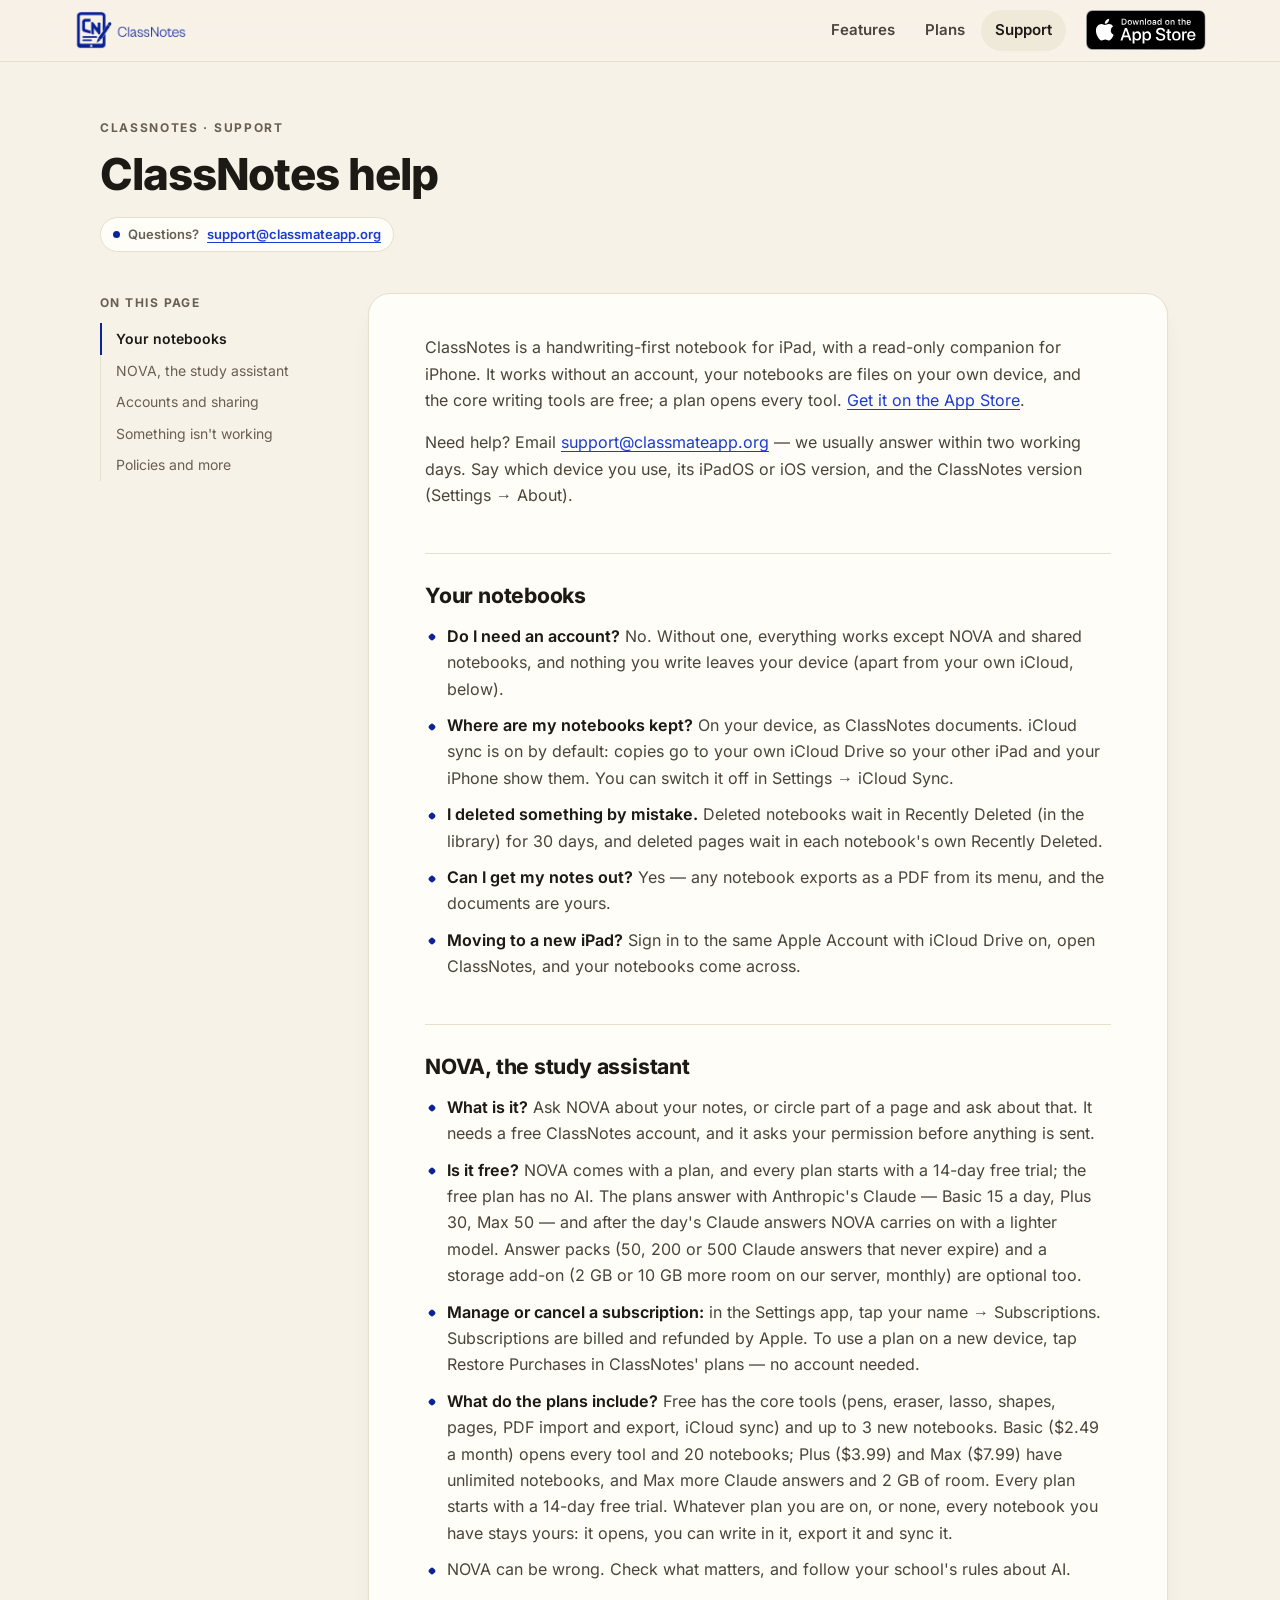
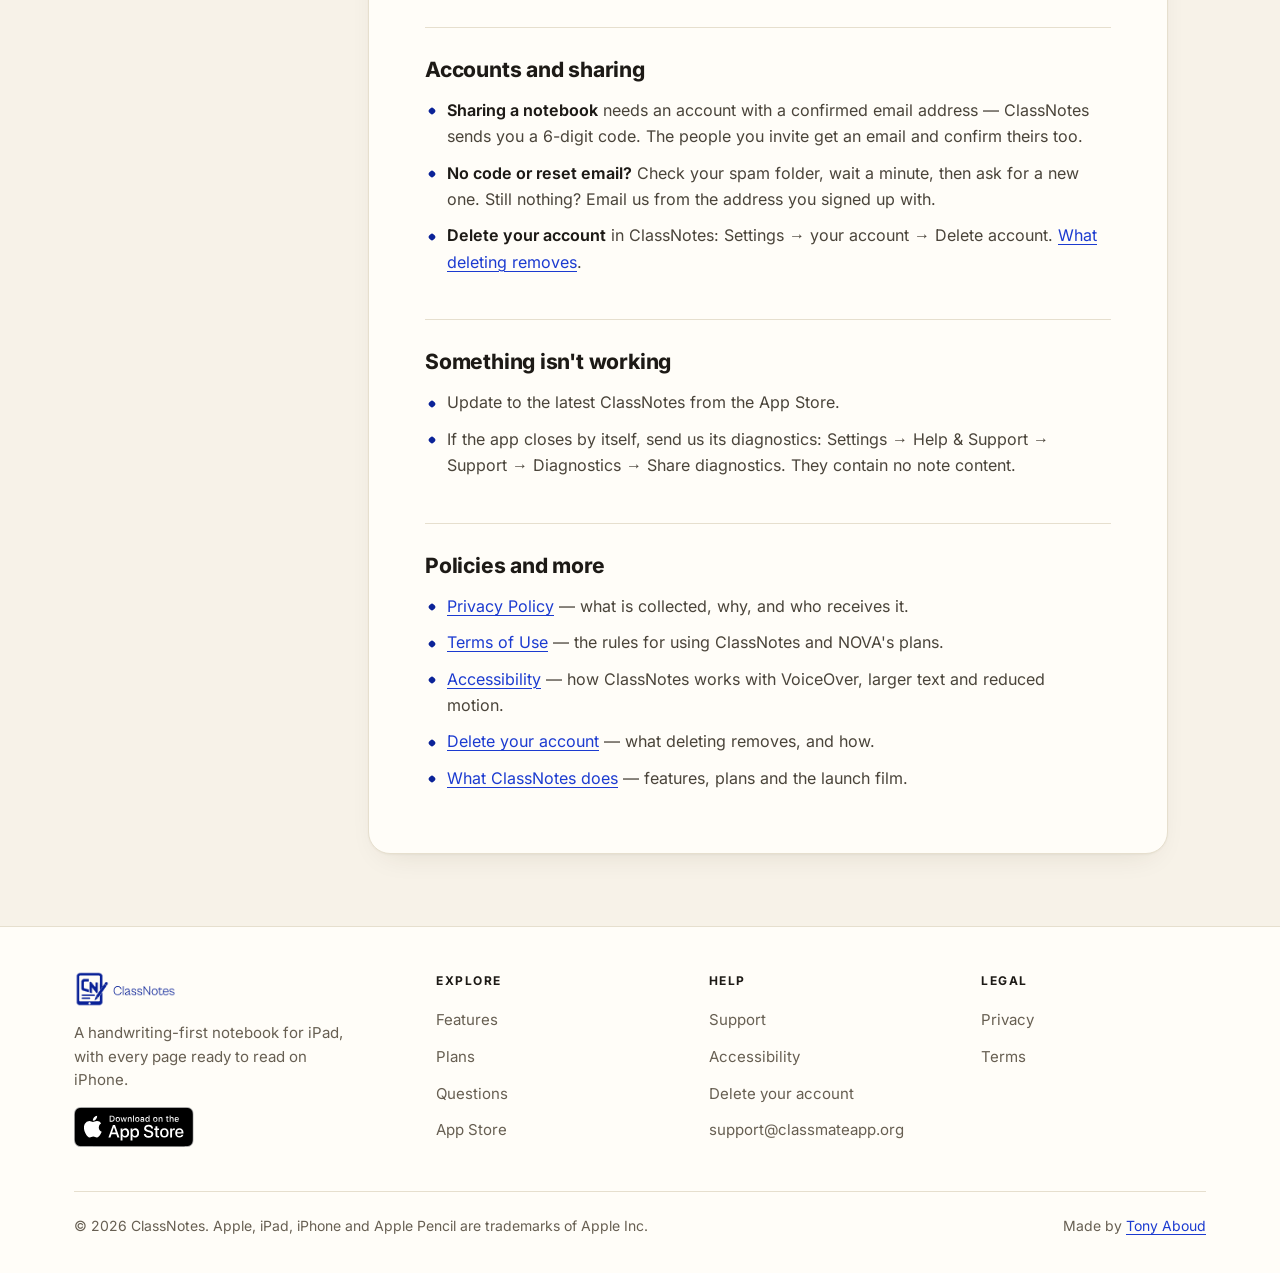
<file: classnotes/support.html>
<!DOCTYPE html>
<html lang="en">
<head>
  <meta charset="utf-8">
  <meta name="viewport" content="width=device-width,initial-scale=1">
  <title>ClassNotes Support</title>
  <meta name="description" content="Help with ClassNotes, the handwriting-first notebook for iPad: notebooks, iCloud, NOVA, accounts and sharing.">
  <meta name="theme-color" content="#f7f2e8" media="(prefers-color-scheme: light)">
  <meta name="theme-color" content="#0c1122" media="(prefers-color-scheme: dark)">
  <link rel="canonical" href="https://tony11-dot.github.io/classnotes/support.html">
  <link rel="icon" href="icon.png?v=b023efe8e0">
  <link rel="apple-touch-icon" href="apple-touch-icon.png?v=b023efe8e0">
  <link rel="stylesheet" href="site.css?v=b023efe8e0">
</head>
<body>
<svg width="0" height="0" style="position:absolute" aria-hidden="true" focusable="false"><symbol id="app-store-badge" viewBox="0 0 119.66407 40">
  
  <g>
    <g>
      <g>
        <path d="M110.13477,0H9.53468c-.3667,0-.729,0-1.09473.002-.30615.002-.60986.00781-.91895.0127A13.21476,13.21476,0,0,0,5.5171.19141a6.66509,6.66509,0,0,0-1.90088.627A6.43779,6.43779,0,0,0,1.99757,1.99707,6.25844,6.25844,0,0,0,.81935,3.61816a6.60119,6.60119,0,0,0-.625,1.90332,12.993,12.993,0,0,0-.1792,2.002C.00587,7.83008.00489,8.1377,0,8.44434V31.5586c.00489.3105.00587.6113.01515.9219a12.99232,12.99232,0,0,0,.1792,2.0019,6.58756,6.58756,0,0,0,.625,1.9043A6.20778,6.20778,0,0,0,1.99757,38.001a6.27445,6.27445,0,0,0,1.61865,1.1787,6.70082,6.70082,0,0,0,1.90088.6308,13.45514,13.45514,0,0,0,2.0039.1768c.30909.0068.6128.0107.91895.0107C8.80567,40,9.168,40,9.53468,40H110.13477c.3594,0,.7246,0,1.084-.002.3047,0,.6172-.0039.9219-.0107a13.279,13.279,0,0,0,2-.1768,6.80432,6.80432,0,0,0,1.9082-.6308,6.27742,6.27742,0,0,0,1.6172-1.1787,6.39482,6.39482,0,0,0,1.1816-1.6143,6.60413,6.60413,0,0,0,.6191-1.9043,13.50643,13.50643,0,0,0,.1856-2.0019c.0039-.3106.0039-.6114.0039-.9219.0078-.3633.0078-.7246.0078-1.0938V9.53613c0-.36621,0-.72949-.0078-1.09179,0-.30664,0-.61426-.0039-.9209a13.5071,13.5071,0,0,0-.1856-2.002,6.6177,6.6177,0,0,0-.6191-1.90332,6.46619,6.46619,0,0,0-2.7988-2.7998,6.76754,6.76754,0,0,0-1.9082-.627,13.04394,13.04394,0,0,0-2-.17676c-.3047-.00488-.6172-.01074-.9219-.01269-.3594-.002-.7246-.002-1.084-.002Z" style="fill: #a6a6a6"/>
        <path d="M8.44483,39.125c-.30468,0-.602-.0039-.90429-.0107a12.68714,12.68714,0,0,1-1.86914-.1631,5.88381,5.88381,0,0,1-1.65674-.5479,5.40573,5.40573,0,0,1-1.397-1.0166,5.32082,5.32082,0,0,1-1.02051-1.3965,5.72186,5.72186,0,0,1-.543-1.6572,12.41351,12.41351,0,0,1-.1665-1.875c-.00634-.2109-.01464-.9131-.01464-.9131V8.44434S.88185,7.75293.8877,7.5498a12.37039,12.37039,0,0,1,.16553-1.87207,5.7555,5.7555,0,0,1,.54346-1.6621A5.37349,5.37349,0,0,1,2.61183,2.61768,5.56543,5.56543,0,0,1,4.01417,1.59521a5.82309,5.82309,0,0,1,1.65332-.54394A12.58589,12.58589,0,0,1,7.543.88721L8.44532.875H111.21387l.9131.0127a12.38493,12.38493,0,0,1,1.8584.16259,5.93833,5.93833,0,0,1,1.6709.54785,5.59374,5.59374,0,0,1,2.415,2.41993,5.76267,5.76267,0,0,1,.5352,1.64892,12.995,12.995,0,0,1,.1738,1.88721c.0029.2832.0029.5874.0029.89014.0079.375.0079.73193.0079,1.09179V30.4648c0,.3633,0,.7178-.0079,1.0752,0,.3252,0,.6231-.0039.9297a12.73126,12.73126,0,0,1-.1709,1.8535,5.739,5.739,0,0,1-.54,1.67,5.48029,5.48029,0,0,1-1.0156,1.3857,5.4129,5.4129,0,0,1-1.3994,1.0225,5.86168,5.86168,0,0,1-1.668.5498,12.54218,12.54218,0,0,1-1.8692.1631c-.2929.0068-.5996.0107-.8974.0107l-1.084.002Z"/>
      </g>
      <g>
        <g>
          <g>
            <path d="M24.76888,20.30068a4.94881,4.94881,0,0,1,2.35656-4.15206,5.06566,5.06566,0,0,0-3.99116-2.15768c-1.67924-.17626-3.30719,1.00483-4.1629,1.00483-.87227,0-2.18977-.98733-3.6085-.95814a5.31529,5.31529,0,0,0-4.47292,2.72787c-1.934,3.34842-.49141,8.26947,1.3612,10.97608.9269,1.32535,2.01018,2.8058,3.42763,2.7533,1.38706-.05753,1.9051-.88448,3.5794-.88448,1.65876,0,2.14479.88448,3.591.8511,1.48838-.02416,2.42613-1.33124,3.32051-2.66914a10.962,10.962,0,0,0,1.51842-3.09251A4.78205,4.78205,0,0,1,24.76888,20.30068Z" style="fill: #fff"/>
            <path d="M22.03725,12.21089a4.87248,4.87248,0,0,0,1.11452-3.49062,4.95746,4.95746,0,0,0-3.20758,1.65961,4.63634,4.63634,0,0,0-1.14371,3.36139A4.09905,4.09905,0,0,0,22.03725,12.21089Z" style="fill: #fff"/>
          </g>
        </g>
        <g>
          <path d="M42.30227,27.13965h-4.7334l-1.13672,3.35645H34.42727l4.4834-12.418h2.083l4.4834,12.418H43.438ZM38.0591,25.59082h3.752l-1.84961-5.44727h-.05176Z" style="fill: #fff"/>
          <path d="M55.15969,25.96973c0,2.81348-1.50586,4.62109-3.77832,4.62109a3.0693,3.0693,0,0,1-2.84863-1.584h-.043v4.48438h-1.8584V21.44238H48.4302v1.50586h.03418a3.21162,3.21162,0,0,1,2.88281-1.60059C53.645,21.34766,55.15969,23.16406,55.15969,25.96973Zm-1.91016,0c0-1.833-.94727-3.03809-2.39258-3.03809-1.41992,0-2.375,1.23047-2.375,3.03809,0,1.82422.95508,3.0459,2.375,3.0459C52.30227,29.01563,53.24953,27.81934,53.24953,25.96973Z" style="fill: #fff"/>
          <path d="M65.12453,25.96973c0,2.81348-1.50586,4.62109-3.77832,4.62109a3.0693,3.0693,0,0,1-2.84863-1.584h-.043v4.48438h-1.8584V21.44238H58.395v1.50586h.03418A3.21162,3.21162,0,0,1,61.312,21.34766C63.60988,21.34766,65.12453,23.16406,65.12453,25.96973Zm-1.91016,0c0-1.833-.94727-3.03809-2.39258-3.03809-1.41992,0-2.375,1.23047-2.375,3.03809,0,1.82422.95508,3.0459,2.375,3.0459C62.26711,29.01563,63.21438,27.81934,63.21438,25.96973Z" style="fill: #fff"/>
          <path d="M71.71047,27.03613c.1377,1.23145,1.334,2.04,2.96875,2.04,1.56641,0,2.69336-.80859,2.69336-1.91895,0-.96387-.67969-1.541-2.28906-1.93652l-1.60937-.3877c-2.28027-.55078-3.33887-1.61719-3.33887-3.34766,0-2.14258,1.86719-3.61426,4.51855-3.61426,2.624,0,4.42285,1.47168,4.4834,3.61426h-1.876c-.1123-1.23926-1.13672-1.9873-2.63379-1.9873s-2.52148.75684-2.52148,1.8584c0,.87793.6543,1.39453,2.25488,1.79l1.36816.33594c2.54785.60254,3.60645,1.626,3.60645,3.44238,0,2.32324-1.85059,3.77832-4.79395,3.77832-2.75391,0-4.61328-1.4209-4.7334-3.667Z" style="fill: #fff"/>
          <path d="M83.34621,19.2998v2.14258h1.72168v1.47168H83.34621v4.99121c0,.77539.34473,1.13672,1.10156,1.13672a5.80752,5.80752,0,0,0,.61133-.043v1.46289a5.10351,5.10351,0,0,1-1.03223.08594c-1.833,0-2.54785-.68848-2.54785-2.44434V22.91406H80.16262V21.44238H81.479V19.2998Z" style="fill: #fff"/>
          <path d="M86.065,25.96973c0-2.84863,1.67773-4.63867,4.29395-4.63867,2.625,0,4.29492,1.79,4.29492,4.63867,0,2.85645-1.66113,4.63867-4.29492,4.63867C87.72609,30.6084,86.065,28.82617,86.065,25.96973Zm6.69531,0c0-1.9541-.89551-3.10742-2.40137-3.10742s-2.40039,1.16211-2.40039,3.10742c0,1.96191.89453,3.10645,2.40039,3.10645S92.76027,27.93164,92.76027,25.96973Z" style="fill: #fff"/>
          <path d="M96.18606,21.44238h1.77246v1.541h.043a2.1594,2.1594,0,0,1,2.17773-1.63574,2.86616,2.86616,0,0,1,.63672.06934v1.73828a2.59794,2.59794,0,0,0-.835-.1123,1.87264,1.87264,0,0,0-1.93652,2.083v5.37012h-1.8584Z" style="fill: #fff"/>
          <path d="M109.3843,27.83691c-.25,1.64355-1.85059,2.77148-3.89844,2.77148-2.63379,0-4.26855-1.76465-4.26855-4.5957,0-2.83984,1.64355-4.68164,4.19043-4.68164,2.50488,0,4.08008,1.7207,4.08008,4.46582v.63672h-6.39453v.1123a2.358,2.358,0,0,0,2.43555,2.56445,2.04834,2.04834,0,0,0,2.09082-1.27344Zm-6.28223-2.70215h4.52637a2.1773,2.1773,0,0,0-2.2207-2.29785A2.292,2.292,0,0,0,103.10207,25.13477Z" style="fill: #fff"/>
        </g>
      </g>
    </g>
    <g>
      <g>
        <path d="M37.82619,8.731a2.63964,2.63964,0,0,1,2.80762,2.96484c0,1.90625-1.03027,3.002-2.80762,3.002H35.67092V8.731Zm-1.22852,5.123h1.125a1.87588,1.87588,0,0,0,1.96777-2.146,1.881,1.881,0,0,0-1.96777-2.13379h-1.125Z" style="fill: #fff"/>
        <path d="M41.68068,12.44434a2.13323,2.13323,0,1,1,4.24707,0,2.13358,2.13358,0,1,1-4.24707,0Zm3.333,0c0-.97607-.43848-1.54687-1.208-1.54687-.77246,0-1.207.5708-1.207,1.54688,0,.98389.43457,1.55029,1.207,1.55029C44.57522,13.99463,45.01369,13.42432,45.01369,12.44434Z" style="fill: #fff"/>
        <path d="M51.57326,14.69775h-.92187l-.93066-3.31641h-.07031l-.92676,3.31641h-.91309l-1.24121-4.50293h.90137l.80664,3.436h.06641l.92578-3.436h.85254l.92578,3.436h.07031l.80273-3.436h.88867Z" style="fill: #fff"/>
        <path d="M53.85354,10.19482H54.709v.71533h.06641a1.348,1.348,0,0,1,1.34375-.80225,1.46456,1.46456,0,0,1,1.55859,1.6748v2.915h-.88867V12.00586c0-.72363-.31445-1.0835-.97168-1.0835a1.03294,1.03294,0,0,0-1.0752,1.14111v2.63428h-.88867Z" style="fill: #fff"/>
        <path d="M59.09377,8.437h.88867v6.26074h-.88867Z" style="fill: #fff"/>
        <path d="M61.21779,12.44434a2.13346,2.13346,0,1,1,4.24756,0,2.1338,2.1338,0,1,1-4.24756,0Zm3.333,0c0-.97607-.43848-1.54687-1.208-1.54687-.77246,0-1.207.5708-1.207,1.54688,0,.98389.43457,1.55029,1.207,1.55029C64.11232,13.99463,64.5508,13.42432,64.5508,12.44434Z" style="fill: #fff"/>
        <path d="M66.4009,13.42432c0-.81055.60352-1.27783,1.6748-1.34424l1.21973-.07031v-.38867c0-.47559-.31445-.74414-.92187-.74414-.49609,0-.83984.18213-.93848.50049h-.86035c.09082-.77344.81836-1.26953,1.83984-1.26953,1.12891,0,1.76563.562,1.76563,1.51318v3.07666h-.85547v-.63281h-.07031a1.515,1.515,0,0,1-1.35254.707A1.36026,1.36026,0,0,1,66.4009,13.42432Zm2.89453-.38477v-.37646l-1.09961.07031c-.62012.0415-.90137.25244-.90137.64941,0,.40527.35156.64111.835.64111A1.0615,1.0615,0,0,0,69.29543,13.03955Z" style="fill: #fff"/>
        <path d="M71.34816,12.44434c0-1.42285.73145-2.32422,1.86914-2.32422a1.484,1.484,0,0,1,1.38086.79h.06641V8.437h.88867v6.26074h-.85156v-.71143h-.07031a1.56284,1.56284,0,0,1-1.41406.78564C72.0718,14.772,71.34816,13.87061,71.34816,12.44434Zm.918,0c0,.95508.4502,1.52979,1.20313,1.52979.749,0,1.21191-.583,1.21191-1.52588,0-.93848-.46777-1.52979-1.21191-1.52979C72.72121,10.91846,72.26613,11.49707,72.26613,12.44434Z" style="fill: #fff"/>
        <path d="M79.23,12.44434a2.13323,2.13323,0,1,1,4.24707,0,2.13358,2.13358,0,1,1-4.24707,0Zm3.333,0c0-.97607-.43848-1.54687-1.208-1.54687-.77246,0-1.207.5708-1.207,1.54688,0,.98389.43457,1.55029,1.207,1.55029C82.12453,13.99463,82.563,13.42432,82.563,12.44434Z" style="fill: #fff"/>
        <path d="M84.66945,10.19482h.85547v.71533h.06641a1.348,1.348,0,0,1,1.34375-.80225,1.46456,1.46456,0,0,1,1.55859,1.6748v2.915H87.605V12.00586c0-.72363-.31445-1.0835-.97168-1.0835a1.03294,1.03294,0,0,0-1.0752,1.14111v2.63428h-.88867Z" style="fill: #fff"/>
        <path d="M93.51516,9.07373v1.1416h.97559v.74854h-.97559V13.2793c0,.47168.19434.67822.63672.67822a2.96657,2.96657,0,0,0,.33887-.02051v.74023a2.9155,2.9155,0,0,1-.4834.04541c-.98828,0-1.38184-.34766-1.38184-1.21582v-2.543h-.71484v-.74854h.71484V9.07373Z" style="fill: #fff"/>
        <path d="M95.70461,8.437h.88086v2.48145h.07031a1.3856,1.3856,0,0,1,1.373-.80664,1.48339,1.48339,0,0,1,1.55078,1.67871v2.90723H98.69v-2.688c0-.71924-.335-1.0835-.96289-1.0835a1.05194,1.05194,0,0,0-1.13379,1.1416v2.62988h-.88867Z" style="fill: #fff"/>
        <path d="M104.76125,13.48193a1.828,1.828,0,0,1-1.95117,1.30273A2.04531,2.04531,0,0,1,100.73,12.46045a2.07685,2.07685,0,0,1,2.07617-2.35254c1.25293,0,2.00879.856,2.00879,2.27V12.688h-3.17969v.0498a1.1902,1.1902,0,0,0,1.19922,1.29,1.07934,1.07934,0,0,0,1.07129-.5459Zm-3.126-1.45117h2.27441a1.08647,1.08647,0,0,0-1.1084-1.1665A1.15162,1.15162,0,0,0,101.63527,12.03076Z" style="fill: #fff"/>
      </g>
    </g>
  </g>
</symbol></svg>
<header class="bar">
  <div class="bar-in">
    <a class="logo-link" href="index.html" aria-label="ClassNotes, home"><img class="logo on-light" src="img/lockup-brand.png?v=b023efe8e0" alt="" width="490" height="172"><img class="logo on-dark" src="img/lockup-dark.png?v=b023efe8e0" alt="" width="490" height="172"></a>
    <nav aria-label="Main"><a href="index.html#features">Features</a><a href="index.html#plans">Plans</a><a href="support.html" aria-current="page">Support</a></nav>
    <a class="dl" href="https://apps.apple.com/app/id6794354830"><svg class="badge" role="img" aria-label="Download on the App Store" width="120" height="40" viewBox="0 0 119.66407 40"><use href="#app-store-badge"/></svg></a>
  </div>
</header>
<main class="wrap">
  <div class="doc-head">
    <p class="eyebrow">ClassNotes · Support</p>
    <h1>ClassNotes help</h1>
    <p class="stamp">Questions? <a href="mailto:support@classmateapp.org">support@classmateapp.org</a></p>
  </div>
  <div class="layout">
    <aside class="toc" hidden><p>On this page</p></aside>
    <div>
      <details class="toc-m" hidden><summary>On this page</summary></details>
      <article>
<p>ClassNotes is a handwriting-first notebook for iPad, with a read-only companion for iPhone. It works without an account, your notebooks are files on your own device, and the core writing tools are free; a plan opens every tool. <a href="https://apps.apple.com/app/id6794354830">Get it on the App Store</a>.</p>

<p>Need help? Email <a href="mailto:support@classmateapp.org">support@classmateapp.org</a> — we usually answer within two working days. Say which device you use, its iPadOS or iOS version, and the ClassNotes version (Settings → About).</p>

<h2>Your notebooks</h2>
<ul>
  <li><strong>Do I need an account?</strong> No. Without one, everything works except NOVA and shared notebooks, and nothing you write leaves your device (apart from your own iCloud, below).</li>
  <li><strong>Where are my notebooks kept?</strong> On your device, as ClassNotes documents. iCloud sync is on by default: copies go to your own iCloud Drive so your other iPad and your iPhone show them. You can switch it off in Settings → iCloud Sync.</li>
  <li><strong>I deleted something by mistake.</strong> Deleted notebooks wait in Recently Deleted (in the library) for 30 days, and deleted pages wait in each notebook's own Recently Deleted.</li>
  <li><strong>Can I get my notes out?</strong> Yes — any notebook exports as a PDF from its menu, and the documents are yours.</li>
  <li><strong>Moving to a new iPad?</strong> Sign in to the same Apple Account with iCloud Drive on, open ClassNotes, and your notebooks come across.</li>
</ul>

<h2>NOVA, the study assistant</h2>
<ul>
  <li><strong>What is it?</strong> Ask NOVA about your notes, or circle part of a page and ask about that. It needs a free ClassNotes account, and it asks your permission before anything is sent.</li>
  <li><strong>Is it free?</strong> NOVA comes with a plan, and every plan starts with a 14-day free trial; the free plan has no AI. The plans answer with Anthropic's Claude — Basic 15 a day, Plus 30, Max 50 — and after the day's Claude answers NOVA carries on with a lighter model. Answer packs (50, 200 or 500 Claude answers that never expire) and a storage add-on (2 GB or 10 GB more room on our server, monthly) are optional too.</li>
  <li><strong>Manage or cancel a subscription:</strong> in the Settings app, tap your name → Subscriptions. Subscriptions are billed and refunded by Apple. To use a plan on a new device, tap Restore Purchases in ClassNotes' plans — no account needed.</li>
  <li><strong>What do the plans include?</strong> Free has the core tools (pens, eraser, lasso, shapes, pages, PDF import and export, iCloud sync) and up to 3 new notebooks. Basic ($2.49 a month) opens every tool and 20 notebooks; Plus ($3.99) and Max ($7.99) have unlimited notebooks, and Max more Claude answers and 2 GB of room. Every plan starts with a 14-day free trial. Whatever plan you are on, or none, every notebook you have stays yours: it opens, you can write in it, export it and sync it.</li>
  <li>NOVA can be wrong. Check what matters, and follow your school's rules about AI.</li>
</ul>

<h2>Accounts and sharing</h2>
<ul>
  <li><strong>Sharing a notebook</strong> needs an account with a confirmed email address — ClassNotes sends you a 6-digit code. The people you invite get an email and confirm theirs too.</li>
  <li><strong>No code or reset email?</strong> Check your spam folder, wait a minute, then ask for a new one. Still nothing? Email us from the address you signed up with.</li>
  <li><strong>Delete your account</strong> in ClassNotes: Settings → your account → Delete account. <a href="delete-account.html">What deleting removes</a>.</li>
</ul>

<h2>Something isn't working</h2>
<ul>
  <li>Update to the latest ClassNotes from the App Store.</li>
  <li>If the app closes by itself, send us its diagnostics: Settings → Help &amp; Support → Support → Diagnostics → Share diagnostics. They contain no note content.</li>
</ul>

<h2>Policies and more</h2>
<ul>
  <li><a href="privacy.html">Privacy Policy</a> — what is collected, why, and who receives it.</li>
  <li><a href="terms.html">Terms of Use</a> — the rules for using ClassNotes and NOVA's plans.</li>
  <li><a href="accessibility.html">Accessibility</a> — how ClassNotes works with VoiceOver, larger text and reduced motion.</li>
  <li><a href="delete-account.html">Delete your account</a> — what deleting removes, and how.</li>
  <li><a href="index.html">What ClassNotes does</a> — features, plans and the launch film.</li>
</ul>
      </article>
    </div>
  </div>
</main>
<footer class="foot">
  <div class="foot-in">
    <div class="foot-brand">
      <a class="logo-link" href="index.html" aria-label="ClassNotes, home"><img class="logo on-light" src="img/lockup-brand.png?v=b023efe8e0" alt="" width="490" height="172"><img class="logo on-dark" src="img/lockup-dark.png?v=b023efe8e0" alt="" width="490" height="172"></a>
      <p>A handwriting-first notebook for iPad, with every page ready to read on iPhone.</p>
      <a class="dl" href="https://apps.apple.com/app/id6794354830"><svg class="badge" role="img" aria-label="Download on the App Store" width="120" height="40" viewBox="0 0 119.66407 40"><use href="#app-store-badge"/></svg></a>
    </div>
    <nav aria-label="Explore"><h2>Explore</h2><ul>
      <li><a href="index.html#features">Features</a></li><li><a href="index.html#plans">Plans</a></li><li><a href="index.html#faq">Questions</a></li><li><a href="https://apps.apple.com/app/id6794354830">App Store</a></li></ul></nav>
    <nav aria-label="Help"><h2>Help</h2><ul>
      <li><a href="support.html">Support</a></li><li><a href="accessibility.html">Accessibility</a></li><li><a href="delete-account.html">Delete your account</a></li><li><a href="mailto:support@classmateapp.org">support@<wbr>classmateapp.org</a></li></ul></nav>
    <nav aria-label="Legal"><h2>Legal</h2><ul>
      <li><a href="privacy.html">Privacy</a></li><li><a href="terms.html">Terms</a></li></ul></nav>
    <div class="foot-base">
      <p class="foot-legal">&copy; 2026 ClassNotes. Apple, iPad, iPhone and Apple Pencil are trademarks of Apple Inc.</p>
      <p class="foot-made">Made by <a href="https://github.com/Tony11-dot">Tony Aboud</a></p>
    </div>
  </div>
</footer>
<script src="site.js?v=b023efe8e0" defer></script>
</body>
</html>
</file>
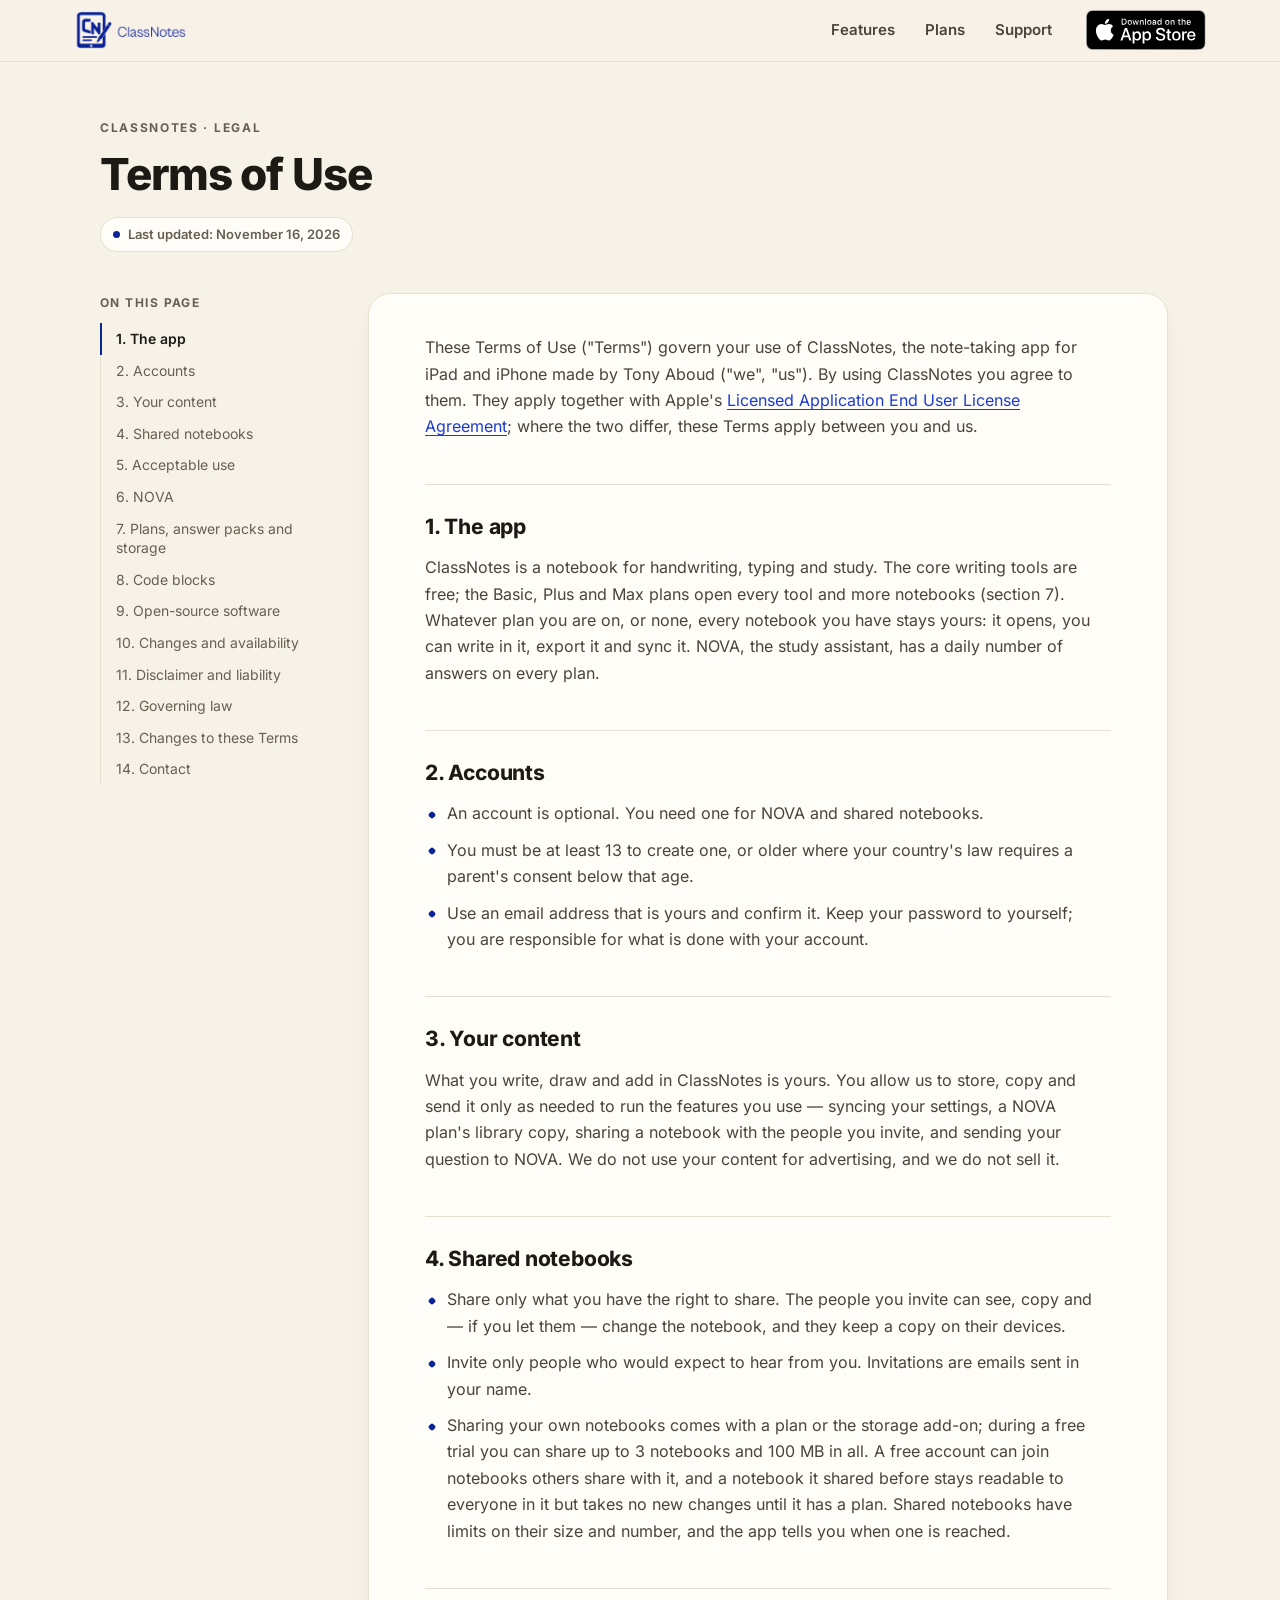
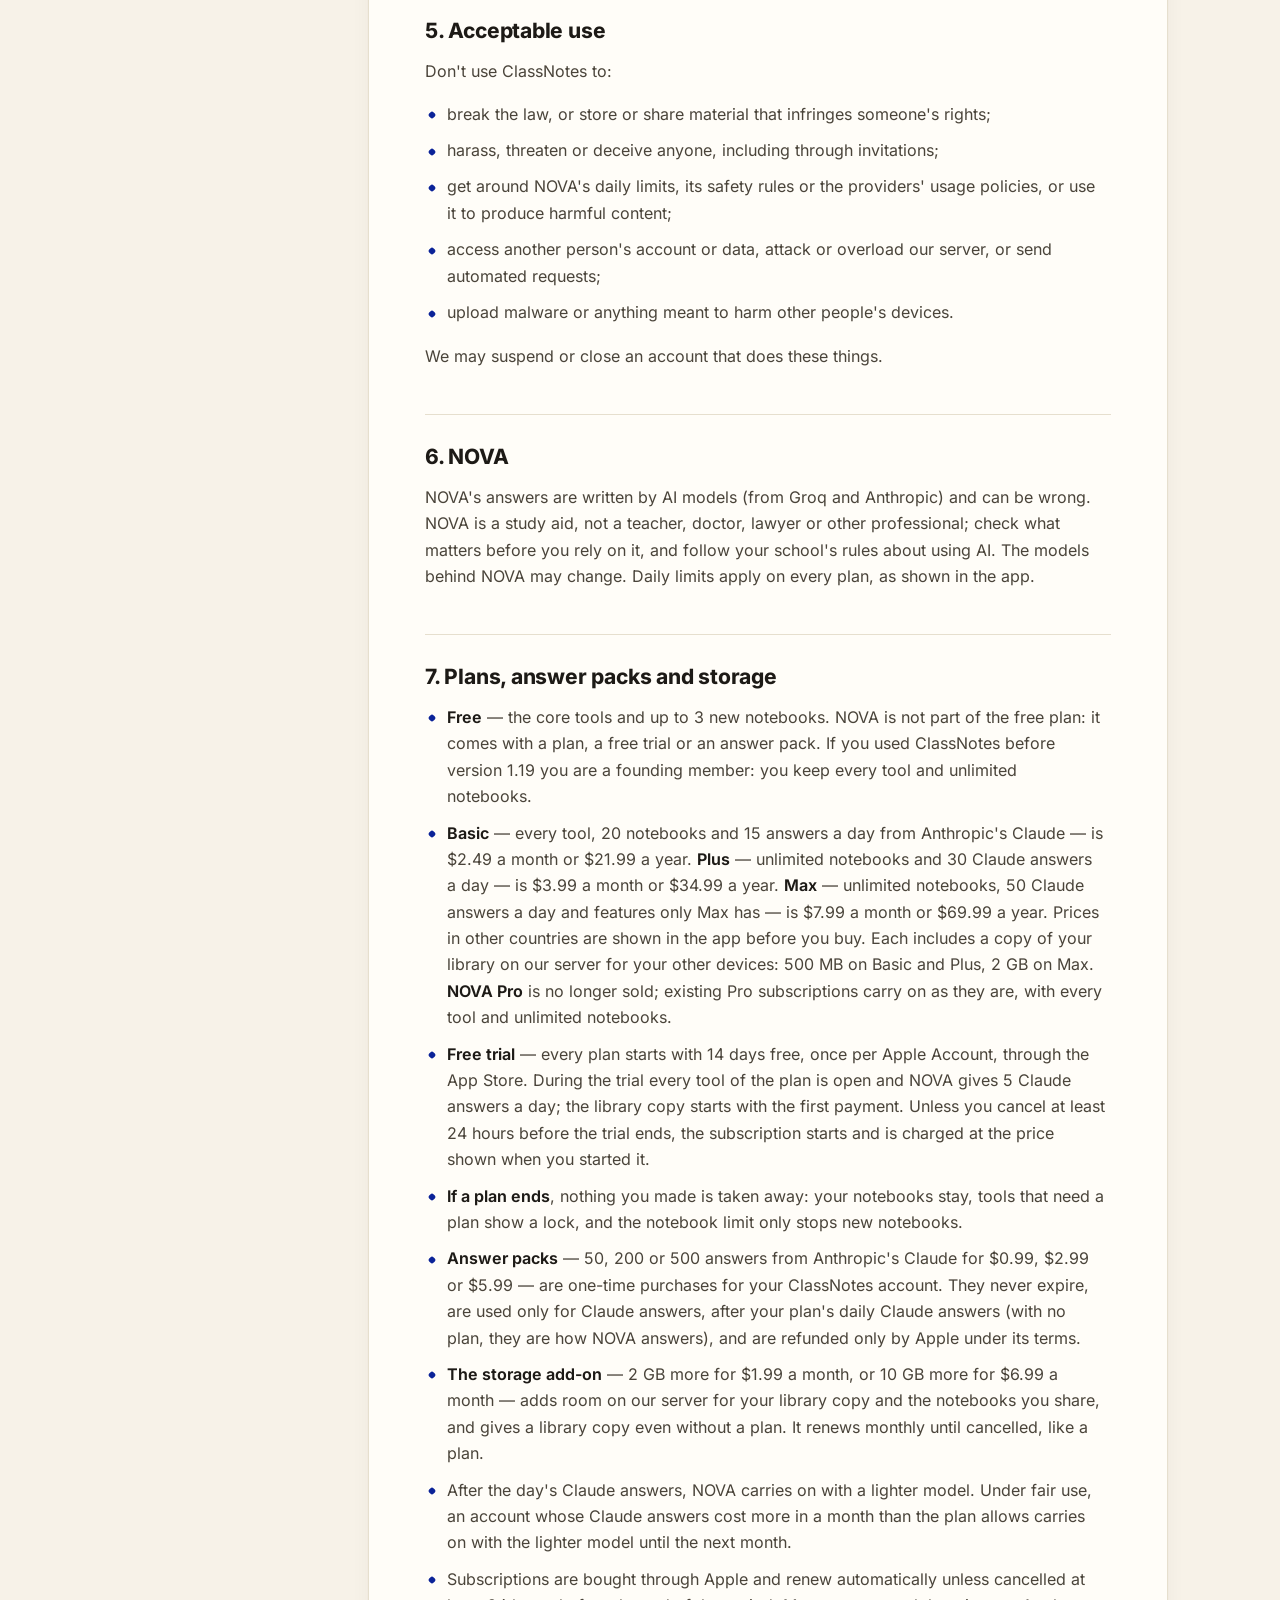
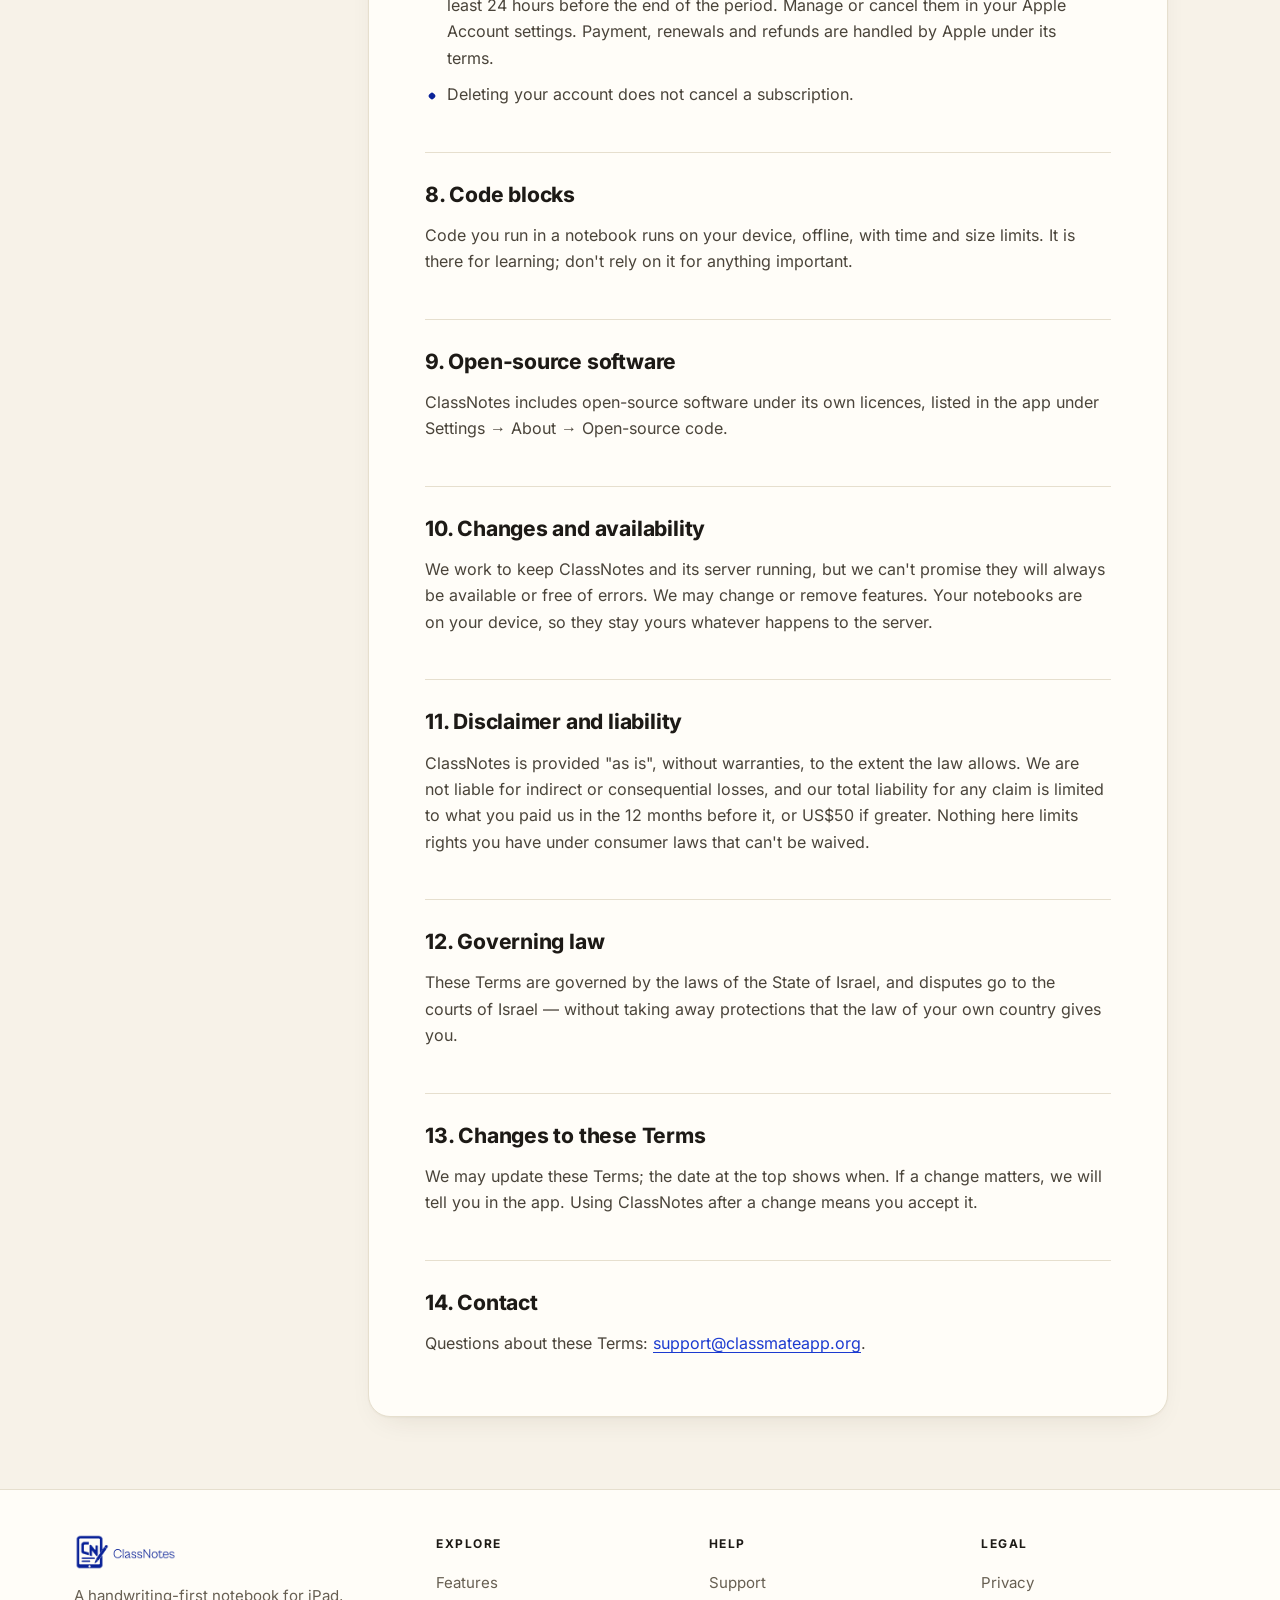
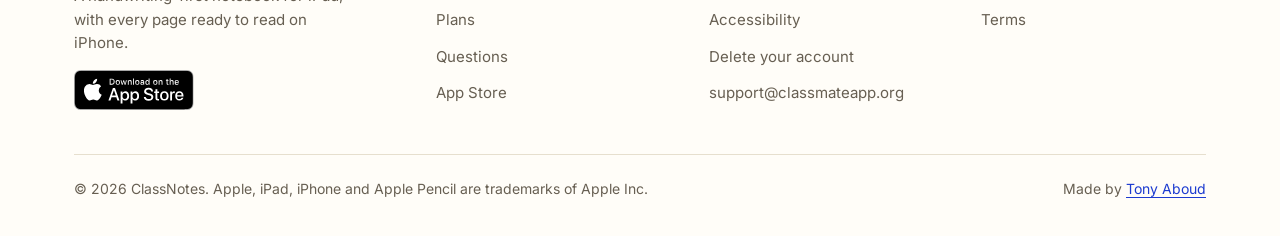
<file: classnotes/terms.html>
<!DOCTYPE html>
<html lang="en">
<head>
  <meta charset="utf-8">
  <meta name="viewport" content="width=device-width,initial-scale=1">
  <title>ClassNotes Terms of Use</title>
  <meta name="description" content="The rules for using ClassNotes, NOVA and the ClassNotes plans.">
  <meta name="theme-color" content="#f7f2e8" media="(prefers-color-scheme: light)">
  <meta name="theme-color" content="#0c1122" media="(prefers-color-scheme: dark)">
  <link rel="icon" href="icon.png?v=b023efe8e0">
  <link rel="apple-touch-icon" href="apple-touch-icon.png?v=b023efe8e0">
  <link rel="stylesheet" href="site.css?v=b023efe8e0">
</head>
<body>
<svg width="0" height="0" style="position:absolute" aria-hidden="true" focusable="false"><symbol id="app-store-badge" viewBox="0 0 119.66407 40">
  
  <g>
    <g>
      <g>
        <path d="M110.13477,0H9.53468c-.3667,0-.729,0-1.09473.002-.30615.002-.60986.00781-.91895.0127A13.21476,13.21476,0,0,0,5.5171.19141a6.66509,6.66509,0,0,0-1.90088.627A6.43779,6.43779,0,0,0,1.99757,1.99707,6.25844,6.25844,0,0,0,.81935,3.61816a6.60119,6.60119,0,0,0-.625,1.90332,12.993,12.993,0,0,0-.1792,2.002C.00587,7.83008.00489,8.1377,0,8.44434V31.5586c.00489.3105.00587.6113.01515.9219a12.99232,12.99232,0,0,0,.1792,2.0019,6.58756,6.58756,0,0,0,.625,1.9043A6.20778,6.20778,0,0,0,1.99757,38.001a6.27445,6.27445,0,0,0,1.61865,1.1787,6.70082,6.70082,0,0,0,1.90088.6308,13.45514,13.45514,0,0,0,2.0039.1768c.30909.0068.6128.0107.91895.0107C8.80567,40,9.168,40,9.53468,40H110.13477c.3594,0,.7246,0,1.084-.002.3047,0,.6172-.0039.9219-.0107a13.279,13.279,0,0,0,2-.1768,6.80432,6.80432,0,0,0,1.9082-.6308,6.27742,6.27742,0,0,0,1.6172-1.1787,6.39482,6.39482,0,0,0,1.1816-1.6143,6.60413,6.60413,0,0,0,.6191-1.9043,13.50643,13.50643,0,0,0,.1856-2.0019c.0039-.3106.0039-.6114.0039-.9219.0078-.3633.0078-.7246.0078-1.0938V9.53613c0-.36621,0-.72949-.0078-1.09179,0-.30664,0-.61426-.0039-.9209a13.5071,13.5071,0,0,0-.1856-2.002,6.6177,6.6177,0,0,0-.6191-1.90332,6.46619,6.46619,0,0,0-2.7988-2.7998,6.76754,6.76754,0,0,0-1.9082-.627,13.04394,13.04394,0,0,0-2-.17676c-.3047-.00488-.6172-.01074-.9219-.01269-.3594-.002-.7246-.002-1.084-.002Z" style="fill: #a6a6a6"/>
        <path d="M8.44483,39.125c-.30468,0-.602-.0039-.90429-.0107a12.68714,12.68714,0,0,1-1.86914-.1631,5.88381,5.88381,0,0,1-1.65674-.5479,5.40573,5.40573,0,0,1-1.397-1.0166,5.32082,5.32082,0,0,1-1.02051-1.3965,5.72186,5.72186,0,0,1-.543-1.6572,12.41351,12.41351,0,0,1-.1665-1.875c-.00634-.2109-.01464-.9131-.01464-.9131V8.44434S.88185,7.75293.8877,7.5498a12.37039,12.37039,0,0,1,.16553-1.87207,5.7555,5.7555,0,0,1,.54346-1.6621A5.37349,5.37349,0,0,1,2.61183,2.61768,5.56543,5.56543,0,0,1,4.01417,1.59521a5.82309,5.82309,0,0,1,1.65332-.54394A12.58589,12.58589,0,0,1,7.543.88721L8.44532.875H111.21387l.9131.0127a12.38493,12.38493,0,0,1,1.8584.16259,5.93833,5.93833,0,0,1,1.6709.54785,5.59374,5.59374,0,0,1,2.415,2.41993,5.76267,5.76267,0,0,1,.5352,1.64892,12.995,12.995,0,0,1,.1738,1.88721c.0029.2832.0029.5874.0029.89014.0079.375.0079.73193.0079,1.09179V30.4648c0,.3633,0,.7178-.0079,1.0752,0,.3252,0,.6231-.0039.9297a12.73126,12.73126,0,0,1-.1709,1.8535,5.739,5.739,0,0,1-.54,1.67,5.48029,5.48029,0,0,1-1.0156,1.3857,5.4129,5.4129,0,0,1-1.3994,1.0225,5.86168,5.86168,0,0,1-1.668.5498,12.54218,12.54218,0,0,1-1.8692.1631c-.2929.0068-.5996.0107-.8974.0107l-1.084.002Z"/>
      </g>
      <g>
        <g>
          <g>
            <path d="M24.76888,20.30068a4.94881,4.94881,0,0,1,2.35656-4.15206,5.06566,5.06566,0,0,0-3.99116-2.15768c-1.67924-.17626-3.30719,1.00483-4.1629,1.00483-.87227,0-2.18977-.98733-3.6085-.95814a5.31529,5.31529,0,0,0-4.47292,2.72787c-1.934,3.34842-.49141,8.26947,1.3612,10.97608.9269,1.32535,2.01018,2.8058,3.42763,2.7533,1.38706-.05753,1.9051-.88448,3.5794-.88448,1.65876,0,2.14479.88448,3.591.8511,1.48838-.02416,2.42613-1.33124,3.32051-2.66914a10.962,10.962,0,0,0,1.51842-3.09251A4.78205,4.78205,0,0,1,24.76888,20.30068Z" style="fill: #fff"/>
            <path d="M22.03725,12.21089a4.87248,4.87248,0,0,0,1.11452-3.49062,4.95746,4.95746,0,0,0-3.20758,1.65961,4.63634,4.63634,0,0,0-1.14371,3.36139A4.09905,4.09905,0,0,0,22.03725,12.21089Z" style="fill: #fff"/>
          </g>
        </g>
        <g>
          <path d="M42.30227,27.13965h-4.7334l-1.13672,3.35645H34.42727l4.4834-12.418h2.083l4.4834,12.418H43.438ZM38.0591,25.59082h3.752l-1.84961-5.44727h-.05176Z" style="fill: #fff"/>
          <path d="M55.15969,25.96973c0,2.81348-1.50586,4.62109-3.77832,4.62109a3.0693,3.0693,0,0,1-2.84863-1.584h-.043v4.48438h-1.8584V21.44238H48.4302v1.50586h.03418a3.21162,3.21162,0,0,1,2.88281-1.60059C53.645,21.34766,55.15969,23.16406,55.15969,25.96973Zm-1.91016,0c0-1.833-.94727-3.03809-2.39258-3.03809-1.41992,0-2.375,1.23047-2.375,3.03809,0,1.82422.95508,3.0459,2.375,3.0459C52.30227,29.01563,53.24953,27.81934,53.24953,25.96973Z" style="fill: #fff"/>
          <path d="M65.12453,25.96973c0,2.81348-1.50586,4.62109-3.77832,4.62109a3.0693,3.0693,0,0,1-2.84863-1.584h-.043v4.48438h-1.8584V21.44238H58.395v1.50586h.03418A3.21162,3.21162,0,0,1,61.312,21.34766C63.60988,21.34766,65.12453,23.16406,65.12453,25.96973Zm-1.91016,0c0-1.833-.94727-3.03809-2.39258-3.03809-1.41992,0-2.375,1.23047-2.375,3.03809,0,1.82422.95508,3.0459,2.375,3.0459C62.26711,29.01563,63.21438,27.81934,63.21438,25.96973Z" style="fill: #fff"/>
          <path d="M71.71047,27.03613c.1377,1.23145,1.334,2.04,2.96875,2.04,1.56641,0,2.69336-.80859,2.69336-1.91895,0-.96387-.67969-1.541-2.28906-1.93652l-1.60937-.3877c-2.28027-.55078-3.33887-1.61719-3.33887-3.34766,0-2.14258,1.86719-3.61426,4.51855-3.61426,2.624,0,4.42285,1.47168,4.4834,3.61426h-1.876c-.1123-1.23926-1.13672-1.9873-2.63379-1.9873s-2.52148.75684-2.52148,1.8584c0,.87793.6543,1.39453,2.25488,1.79l1.36816.33594c2.54785.60254,3.60645,1.626,3.60645,3.44238,0,2.32324-1.85059,3.77832-4.79395,3.77832-2.75391,0-4.61328-1.4209-4.7334-3.667Z" style="fill: #fff"/>
          <path d="M83.34621,19.2998v2.14258h1.72168v1.47168H83.34621v4.99121c0,.77539.34473,1.13672,1.10156,1.13672a5.80752,5.80752,0,0,0,.61133-.043v1.46289a5.10351,5.10351,0,0,1-1.03223.08594c-1.833,0-2.54785-.68848-2.54785-2.44434V22.91406H80.16262V21.44238H81.479V19.2998Z" style="fill: #fff"/>
          <path d="M86.065,25.96973c0-2.84863,1.67773-4.63867,4.29395-4.63867,2.625,0,4.29492,1.79,4.29492,4.63867,0,2.85645-1.66113,4.63867-4.29492,4.63867C87.72609,30.6084,86.065,28.82617,86.065,25.96973Zm6.69531,0c0-1.9541-.89551-3.10742-2.40137-3.10742s-2.40039,1.16211-2.40039,3.10742c0,1.96191.89453,3.10645,2.40039,3.10645S92.76027,27.93164,92.76027,25.96973Z" style="fill: #fff"/>
          <path d="M96.18606,21.44238h1.77246v1.541h.043a2.1594,2.1594,0,0,1,2.17773-1.63574,2.86616,2.86616,0,0,1,.63672.06934v1.73828a2.59794,2.59794,0,0,0-.835-.1123,1.87264,1.87264,0,0,0-1.93652,2.083v5.37012h-1.8584Z" style="fill: #fff"/>
          <path d="M109.3843,27.83691c-.25,1.64355-1.85059,2.77148-3.89844,2.77148-2.63379,0-4.26855-1.76465-4.26855-4.5957,0-2.83984,1.64355-4.68164,4.19043-4.68164,2.50488,0,4.08008,1.7207,4.08008,4.46582v.63672h-6.39453v.1123a2.358,2.358,0,0,0,2.43555,2.56445,2.04834,2.04834,0,0,0,2.09082-1.27344Zm-6.28223-2.70215h4.52637a2.1773,2.1773,0,0,0-2.2207-2.29785A2.292,2.292,0,0,0,103.10207,25.13477Z" style="fill: #fff"/>
        </g>
      </g>
    </g>
    <g>
      <g>
        <path d="M37.82619,8.731a2.63964,2.63964,0,0,1,2.80762,2.96484c0,1.90625-1.03027,3.002-2.80762,3.002H35.67092V8.731Zm-1.22852,5.123h1.125a1.87588,1.87588,0,0,0,1.96777-2.146,1.881,1.881,0,0,0-1.96777-2.13379h-1.125Z" style="fill: #fff"/>
        <path d="M41.68068,12.44434a2.13323,2.13323,0,1,1,4.24707,0,2.13358,2.13358,0,1,1-4.24707,0Zm3.333,0c0-.97607-.43848-1.54687-1.208-1.54687-.77246,0-1.207.5708-1.207,1.54688,0,.98389.43457,1.55029,1.207,1.55029C44.57522,13.99463,45.01369,13.42432,45.01369,12.44434Z" style="fill: #fff"/>
        <path d="M51.57326,14.69775h-.92187l-.93066-3.31641h-.07031l-.92676,3.31641h-.91309l-1.24121-4.50293h.90137l.80664,3.436h.06641l.92578-3.436h.85254l.92578,3.436h.07031l.80273-3.436h.88867Z" style="fill: #fff"/>
        <path d="M53.85354,10.19482H54.709v.71533h.06641a1.348,1.348,0,0,1,1.34375-.80225,1.46456,1.46456,0,0,1,1.55859,1.6748v2.915h-.88867V12.00586c0-.72363-.31445-1.0835-.97168-1.0835a1.03294,1.03294,0,0,0-1.0752,1.14111v2.63428h-.88867Z" style="fill: #fff"/>
        <path d="M59.09377,8.437h.88867v6.26074h-.88867Z" style="fill: #fff"/>
        <path d="M61.21779,12.44434a2.13346,2.13346,0,1,1,4.24756,0,2.1338,2.1338,0,1,1-4.24756,0Zm3.333,0c0-.97607-.43848-1.54687-1.208-1.54687-.77246,0-1.207.5708-1.207,1.54688,0,.98389.43457,1.55029,1.207,1.55029C64.11232,13.99463,64.5508,13.42432,64.5508,12.44434Z" style="fill: #fff"/>
        <path d="M66.4009,13.42432c0-.81055.60352-1.27783,1.6748-1.34424l1.21973-.07031v-.38867c0-.47559-.31445-.74414-.92187-.74414-.49609,0-.83984.18213-.93848.50049h-.86035c.09082-.77344.81836-1.26953,1.83984-1.26953,1.12891,0,1.76563.562,1.76563,1.51318v3.07666h-.85547v-.63281h-.07031a1.515,1.515,0,0,1-1.35254.707A1.36026,1.36026,0,0,1,66.4009,13.42432Zm2.89453-.38477v-.37646l-1.09961.07031c-.62012.0415-.90137.25244-.90137.64941,0,.40527.35156.64111.835.64111A1.0615,1.0615,0,0,0,69.29543,13.03955Z" style="fill: #fff"/>
        <path d="M71.34816,12.44434c0-1.42285.73145-2.32422,1.86914-2.32422a1.484,1.484,0,0,1,1.38086.79h.06641V8.437h.88867v6.26074h-.85156v-.71143h-.07031a1.56284,1.56284,0,0,1-1.41406.78564C72.0718,14.772,71.34816,13.87061,71.34816,12.44434Zm.918,0c0,.95508.4502,1.52979,1.20313,1.52979.749,0,1.21191-.583,1.21191-1.52588,0-.93848-.46777-1.52979-1.21191-1.52979C72.72121,10.91846,72.26613,11.49707,72.26613,12.44434Z" style="fill: #fff"/>
        <path d="M79.23,12.44434a2.13323,2.13323,0,1,1,4.24707,0,2.13358,2.13358,0,1,1-4.24707,0Zm3.333,0c0-.97607-.43848-1.54687-1.208-1.54687-.77246,0-1.207.5708-1.207,1.54688,0,.98389.43457,1.55029,1.207,1.55029C82.12453,13.99463,82.563,13.42432,82.563,12.44434Z" style="fill: #fff"/>
        <path d="M84.66945,10.19482h.85547v.71533h.06641a1.348,1.348,0,0,1,1.34375-.80225,1.46456,1.46456,0,0,1,1.55859,1.6748v2.915H87.605V12.00586c0-.72363-.31445-1.0835-.97168-1.0835a1.03294,1.03294,0,0,0-1.0752,1.14111v2.63428h-.88867Z" style="fill: #fff"/>
        <path d="M93.51516,9.07373v1.1416h.97559v.74854h-.97559V13.2793c0,.47168.19434.67822.63672.67822a2.96657,2.96657,0,0,0,.33887-.02051v.74023a2.9155,2.9155,0,0,1-.4834.04541c-.98828,0-1.38184-.34766-1.38184-1.21582v-2.543h-.71484v-.74854h.71484V9.07373Z" style="fill: #fff"/>
        <path d="M95.70461,8.437h.88086v2.48145h.07031a1.3856,1.3856,0,0,1,1.373-.80664,1.48339,1.48339,0,0,1,1.55078,1.67871v2.90723H98.69v-2.688c0-.71924-.335-1.0835-.96289-1.0835a1.05194,1.05194,0,0,0-1.13379,1.1416v2.62988h-.88867Z" style="fill: #fff"/>
        <path d="M104.76125,13.48193a1.828,1.828,0,0,1-1.95117,1.30273A2.04531,2.04531,0,0,1,100.73,12.46045a2.07685,2.07685,0,0,1,2.07617-2.35254c1.25293,0,2.00879.856,2.00879,2.27V12.688h-3.17969v.0498a1.1902,1.1902,0,0,0,1.19922,1.29,1.07934,1.07934,0,0,0,1.07129-.5459Zm-3.126-1.45117h2.27441a1.08647,1.08647,0,0,0-1.1084-1.1665A1.15162,1.15162,0,0,0,101.63527,12.03076Z" style="fill: #fff"/>
      </g>
    </g>
  </g>
</symbol></svg>
<header class="bar">
  <div class="bar-in">
    <a class="logo-link" href="index.html" aria-label="ClassNotes, home"><img class="logo on-light" src="img/lockup-brand.png?v=b023efe8e0" alt="" width="490" height="172"><img class="logo on-dark" src="img/lockup-dark.png?v=b023efe8e0" alt="" width="490" height="172"></a>
    <nav aria-label="Main"><a href="index.html#features">Features</a><a href="index.html#plans">Plans</a><a href="support.html">Support</a></nav>
    <a class="dl" href="https://apps.apple.com/app/id6794354830"><svg class="badge" role="img" aria-label="Download on the App Store" width="120" height="40" viewBox="0 0 119.66407 40"><use href="#app-store-badge"/></svg></a>
  </div>
</header>
<main class="wrap">
  <div class="doc-head">
    <p class="eyebrow">ClassNotes · Legal</p>
    <h1>Terms of Use</h1>
    <p class="stamp">Last updated: November 16, 2026</p>
  </div>
  <div class="layout">
    <aside class="toc" hidden><p>On this page</p></aside>
    <div>
      <details class="toc-m" hidden><summary>On this page</summary></details>
      <article>
<p>These Terms of Use ("Terms") govern your use of ClassNotes, the note-taking app for iPad and iPhone made by Tony Aboud ("we", "us"). By using ClassNotes you agree to them. They apply together with Apple's <a href="https://www.apple.com/legal/internet-services/itunes/dev/stdeula/">Licensed Application End User License Agreement</a>; where the two differ, these Terms apply between you and us.</p>

<h2>1. The app</h2>
<p>ClassNotes is a notebook for handwriting, typing and study. The core writing tools are free; the Basic, Plus and Max plans open every tool and more notebooks (section 7). Whatever plan you are on, or none, every notebook you have stays yours: it opens, you can write in it, export it and sync it. NOVA, the study assistant, has a daily number of answers on every plan.</p>

<h2>2. Accounts</h2>
<ul>
  <li>An account is optional. You need one for NOVA and shared notebooks.</li>
  <li>You must be at least 13 to create one, or older where your country's law requires a parent's consent below that age.</li>
  <li>Use an email address that is yours and confirm it. Keep your password to yourself; you are responsible for what is done with your account.</li>
</ul>

<h2>3. Your content</h2>
<p>What you write, draw and add in ClassNotes is yours. You allow us to store, copy and send it only as needed to run the features you use — syncing your settings, a NOVA plan's library copy, sharing a notebook with the people you invite, and sending your question to NOVA. We do not use your content for advertising, and we do not sell it.</p>

<h2>4. Shared notebooks</h2>
<ul>
  <li>Share only what you have the right to share. The people you invite can see, copy and — if you let them — change the notebook, and they keep a copy on their devices.</li>
  <li>Invite only people who would expect to hear from you. Invitations are emails sent in your name.</li>
  <li>Sharing your own notebooks comes with a plan or the storage add-on; during a free trial you can share up to 3 notebooks and 100 MB in all. A free account can join notebooks others share with it, and a notebook it shared before stays readable to everyone in it but takes no new changes until it has a plan. Shared notebooks have limits on their size and number, and the app tells you when one is reached.</li>
</ul>

<h2>5. Acceptable use</h2>
<p>Don't use ClassNotes to:</p>
<ul>
  <li>break the law, or store or share material that infringes someone's rights;</li>
  <li>harass, threaten or deceive anyone, including through invitations;</li>
  <li>get around NOVA's daily limits, its safety rules or the providers' usage policies, or use it to produce harmful content;</li>
  <li>access another person's account or data, attack or overload our server, or send automated requests;</li>
  <li>upload malware or anything meant to harm other people's devices.</li>
</ul>
<p>We may suspend or close an account that does these things.</p>

<h2>6. NOVA</h2>
<p>NOVA's answers are written by AI models (from Groq and Anthropic) and can be wrong. NOVA is a study aid, not a teacher, doctor, lawyer or other professional; check what matters before you rely on it, and follow your school's rules about using AI. The models behind NOVA may change. Daily limits apply on every plan, as shown in the app.</p>

<h2>7. Plans, answer packs and storage</h2>
<ul>
  <li><strong>Free</strong> — the core tools and up to 3 new notebooks. NOVA is not part of the free plan: it comes with a plan, a free trial or an answer pack. If you used ClassNotes before version 1.19 you are a founding member: you keep every tool and unlimited notebooks.</li>
  <li><strong>Basic</strong> — every tool, 20 notebooks and 15 answers a day from Anthropic's Claude — is $2.49 a month or $21.99 a year. <strong>Plus</strong> — unlimited notebooks and 30 Claude answers a day — is $3.99 a month or $34.99 a year. <strong>Max</strong> — unlimited notebooks, 50 Claude answers a day and features only Max has — is $7.99 a month or $69.99 a year. Prices in other countries are shown in the app before you buy. Each includes a copy of your library on our server for your other devices: 500 MB on Basic and Plus, 2 GB on Max. <strong>NOVA Pro</strong> is no longer sold; existing Pro subscriptions carry on as they are, with every tool and unlimited notebooks.</li>
  <li><strong>Free trial</strong> — every plan starts with 14 days free, once per Apple Account, through the App Store. During the trial every tool of the plan is open and NOVA gives 5 Claude answers a day; the library copy starts with the first payment. Unless you cancel at least 24 hours before the trial ends, the subscription starts and is charged at the price shown when you started it.</li>
  <li><strong>If a plan ends</strong>, nothing you made is taken away: your notebooks stay, tools that need a plan show a lock, and the notebook limit only stops new notebooks.</li>
  <li><strong>Answer packs</strong> — 50, 200 or 500 answers from Anthropic's Claude for $0.99, $2.99 or $5.99 — are one-time purchases for your ClassNotes account. They never expire, are used only for Claude answers, after your plan's daily Claude answers (with no plan, they are how NOVA answers), and are refunded only by Apple under its terms.</li>
  <li><strong>The storage add-on</strong> — 2 GB more for $1.99 a month, or 10 GB more for $6.99 a month — adds room on our server for your library copy and the notebooks you share, and gives a library copy even without a plan. It renews monthly until cancelled, like a plan.</li>
  <li>After the day's Claude answers, NOVA carries on with a lighter model. Under fair use, an account whose Claude answers cost more in a month than the plan allows carries on with the lighter model until the next month.</li>
  <li>Subscriptions are bought through Apple and renew automatically unless cancelled at least 24 hours before the end of the period. Manage or cancel them in your Apple Account settings. Payment, renewals and refunds are handled by Apple under its terms.</li>
  <li>Deleting your account does not cancel a subscription.</li>
</ul>

<h2>8. Code blocks</h2>
<p>Code you run in a notebook runs on your device, offline, with time and size limits. It is there for learning; don't rely on it for anything important.</p>

<h2>9. Open-source software</h2>
<p>ClassNotes includes open-source software under its own licences, listed in the app under Settings → About → Open-source code.</p>

<h2>10. Changes and availability</h2>
<p>We work to keep ClassNotes and its server running, but we can't promise they will always be available or free of errors. We may change or remove features. Your notebooks are on your device, so they stay yours whatever happens to the server.</p>

<h2>11. Disclaimer and liability</h2>
<p>ClassNotes is provided "as is", without warranties, to the extent the law allows. We are not liable for indirect or consequential losses, and our total liability for any claim is limited to what you paid us in the 12 months before it, or US$50 if greater. Nothing here limits rights you have under consumer laws that can't be waived.</p>

<h2>12. Governing law</h2>
<p>These Terms are governed by the laws of the State of Israel, and disputes go to the courts of Israel — without taking away protections that the law of your own country gives you.</p>

<h2>13. Changes to these Terms</h2>
<p>We may update these Terms; the date at the top shows when. If a change matters, we will tell you in the app. Using ClassNotes after a change means you accept it.</p>

<h2>14. Contact</h2>
<p>Questions about these Terms: <a href="mailto:support@classmateapp.org">support@classmateapp.org</a>.</p>
      </article>
    </div>
  </div>
</main>
<footer class="foot">
  <div class="foot-in">
    <div class="foot-brand">
      <a class="logo-link" href="index.html" aria-label="ClassNotes, home"><img class="logo on-light" src="img/lockup-brand.png?v=b023efe8e0" alt="" width="490" height="172"><img class="logo on-dark" src="img/lockup-dark.png?v=b023efe8e0" alt="" width="490" height="172"></a>
      <p>A handwriting-first notebook for iPad, with every page ready to read on iPhone.</p>
      <a class="dl" href="https://apps.apple.com/app/id6794354830"><svg class="badge" role="img" aria-label="Download on the App Store" width="120" height="40" viewBox="0 0 119.66407 40"><use href="#app-store-badge"/></svg></a>
    </div>
    <nav aria-label="Explore"><h2>Explore</h2><ul>
      <li><a href="index.html#features">Features</a></li><li><a href="index.html#plans">Plans</a></li><li><a href="index.html#faq">Questions</a></li><li><a href="https://apps.apple.com/app/id6794354830">App Store</a></li></ul></nav>
    <nav aria-label="Help"><h2>Help</h2><ul>
      <li><a href="support.html">Support</a></li><li><a href="accessibility.html">Accessibility</a></li><li><a href="delete-account.html">Delete your account</a></li><li><a href="mailto:support@classmateapp.org">support@<wbr>classmateapp.org</a></li></ul></nav>
    <nav aria-label="Legal"><h2>Legal</h2><ul>
      <li><a href="privacy.html">Privacy</a></li><li><a href="terms.html">Terms</a></li></ul></nav>
    <div class="foot-base">
      <p class="foot-legal">&copy; 2026 ClassNotes. Apple, iPad, iPhone and Apple Pencil are trademarks of Apple Inc.</p>
      <p class="foot-made">Made by <a href="https://github.com/Tony11-dot">Tony Aboud</a></p>
    </div>
  </div>
</footer>
<script src="site.js?v=b023efe8e0" defer></script>
</body>
</html>
</file>
<file: classnotes/site.css>
/* ClassNotes pages. Inter is self-hosted (SIL OFL 1.1, see fonts/OFL-Inter.txt).
   Cabinet Grotesk (the app's own type) is self-hosted under the Fontshare Free Font License. */
@font-face { font-family: 'Cabinet Grotesk'; font-weight: 500; font-display: swap; src: url('fonts/cabinet-grotesk-Medium.woff2') format('woff2'); }
@font-face { font-family: 'Cabinet Grotesk'; font-weight: 700 800; font-display: swap; src: url('fonts/cabinet-grotesk-Bold.woff2') format('woff2'); }
@font-face {
  font-family: 'Inter';
  font-style: normal;
  font-display: swap;
  font-weight: 100 900;
  src: url('fonts/inter-latin-ext-wght-normal.woff2') format('woff2');
  unicode-range: U+0100-02BA,U+02BD-02C5,U+02C7-02CC,U+02CE-02D7,U+02DD-02FF,U+0304,U+0308,U+0329,U+1D00-1DBF,U+1E00-1E9F,U+1EF2-1EFF,U+2020,U+20A0-20AB,U+20AD-20C0,U+2113,U+2C60-2C7F,U+A720-A7FF;
}
@font-face {
  font-family: 'Inter';
  font-style: normal;
  font-display: swap;
  font-weight: 100 900;
  src: url('fonts/inter-latin-wght-normal.woff2') format('woff2');
  unicode-range: U+0000-00FF,U+0131,U+0152-0153,U+02BB-02BC,U+02C6,U+02DA,U+02DC,U+0304,U+0308,U+0329,U+2000-206F,U+20AC,U+2122,U+2191,U+2193,U+2212,U+2215,U+FEFF,U+FFFD;
}

:root {
  color-scheme: light dark;
  --paper: #f7f2e8;
  --surface: #fffdf8;
  --ink: #1d1a16;
  --body: #4a443a;
  --muted: #675f52;
  --line: #e6dfce;
  --brand: #0b2398;
  --brand-ink: #fffdf8;
  --link: #1c3bd0;
  --tint: #efe9da;
  --tint-line: #ddd3bb;
  --focus: #83b5fe;
  --display: 'Cabinet Grotesk', 'Inter', -apple-system, BlinkMacSystemFont, 'Segoe UI', sans-serif;
  --shadow: 0 1px 2px rgba(60, 40, 10, .04), 0 12px 32px -16px rgba(60, 40, 10, .14);
}
@media (prefers-color-scheme: dark) {
  :root:not([data-theme="light"]) {
    --paper: #0c1122;
    --surface: #141b33;
    --ink: #f2f4fb;
    --body: #c9cfe2;
    --muted: #9aa4c2;
    --line: #232c4a;
    --brand: #83b5fe;
    --brand-ink: #071447;
    --link: #9cc4ff;
    --tint: #172250;
    --tint-line: #28386f;
    --focus: #83b5fe;
    --shadow: 0 1px 2px rgba(0, 0, 0, .3), 0 16px 40px -18px rgba(0, 0, 0, .7);
  }
}
:root[data-theme="dark"] {
  --paper: #0c1122;
  --surface: #141b33;
  --ink: #f2f4fb;
  --body: #c9cfe2;
  --muted: #9aa4c2;
  --line: #232c4a;
  --brand: #83b5fe;
  --brand-ink: #071447;
  --link: #9cc4ff;
  --tint: #172250;
  --tint-line: #28386f;
  --focus: #83b5fe;
  --shadow: 0 1px 2px rgba(0, 0, 0, .3), 0 16px 40px -18px rgba(0, 0, 0, .7);
}

* { box-sizing: border-box; }
html { -webkit-text-size-adjust: 100%; scroll-padding-top: 88px; }
body {
  margin: 0;
  background: var(--paper);
  color: var(--body);
  font: 16px/1.65 'Inter', -apple-system, BlinkMacSystemFont, 'Segoe UI', Helvetica, Arial, sans-serif;
  -webkit-font-smoothing: antialiased;
}
a { color: var(--link); text-underline-offset: 3px; text-decoration-thickness: 1px; }
a:hover { text-decoration-thickness: 2px; }
:focus-visible { outline: 3px solid var(--focus); outline-offset: 2px; border-radius: 6px; }
img { max-width: 100%; }

/* ── Top bar ── */
.bar {
  position: sticky; top: 0; z-index: 50;
  background: color-mix(in srgb, var(--paper) 86%, transparent);
  -webkit-backdrop-filter: saturate(180%) blur(18px);
  backdrop-filter: saturate(180%) blur(18px);
  border-bottom: 1px solid var(--line);
}
.bar-in {
  max-width: 1180px; margin: 0 auto; padding: 10px 24px;
  display: flex; align-items: center; justify-content: space-between; gap: 12px 20px; flex-wrap: wrap;
}
.logo-link { display: block; line-height: 0; border-radius: 8px; }
.logo { display: block; height: 40px; width: auto; aspect-ratio: 490 / 172; }
.bar nav { display: flex; gap: 2px; margin-left: auto; }
.bar nav a {
  color: var(--body); text-decoration: none; font-size: 15px; font-weight: 600;
  padding: 8px 14px; border-radius: 999px;
}
.bar nav a:hover { color: var(--ink); background: var(--tint); }
.bar nav a[aria-current="page"] { color: var(--ink); background: var(--tint); }
.bar .dl { display: block; line-height: 0; border-radius: 9px; }
.bar .dl svg { height: 40px; width: auto; aspect-ratio: 119.66 / 40; display: block; }
@media (max-width: 720px) {
  .bar-in { padding: 8px 16px 6px; }
  .logo { height: 34px; }
  .bar .dl svg { height: 36px; }
  .bar nav { order: 3; flex: 1 0 100%; margin: 0; justify-content: space-between; }
  .bar nav a { flex: 1; text-align: center; padding: 8px 4px; font-size: 14px; }
}

/* ── Document ── */
.wrap { max-width: 1120px; margin: 0 auto; padding: 0 20px; }
.doc-head { padding: 56px 0 28px; max-width: 760px; }
.eyebrow {
  font-size: 12px; font-weight: 700; letter-spacing: .14em; text-transform: uppercase;
  color: var(--muted); margin: 0 0 12px;
}
.doc-head h1 {
  color: var(--ink); margin: 0; font-weight: 800;
  font-size: clamp(30px, 4.6vw, 44px); line-height: 1.12; letter-spacing: -.025em;
  text-wrap: balance;
}
.stamp {
  display: inline-flex; align-items: center; gap: 8px; margin-top: 18px;
  font-size: 13px; font-weight: 600; color: var(--muted);
  background: var(--surface); border: 1px solid var(--line);
  padding: 6px 12px; border-radius: 999px;
}
.stamp::before { content: ""; width: 7px; height: 7px; border-radius: 50%; background: var(--brand); }

.layout { display: grid; grid-template-columns: 220px minmax(0, 1fr); gap: 48px; align-items: start; padding-bottom: 72px; }
.toc { position: sticky; top: 92px; font-size: 14px; }
.toc p { margin: 0 0 10px; font-size: 12px; font-weight: 700; letter-spacing: .12em; text-transform: uppercase; color: var(--muted); }
.toc ol { list-style: none; margin: 0; padding: 0; border-left: 1px solid var(--line); }
.toc a {
  display: block; padding: 6px 0 6px 14px; margin-left: -1px;
  color: var(--muted); text-decoration: none; border-left: 2px solid transparent; line-height: 1.4;
}
.toc a:hover { color: var(--ink); }
.toc a.on { color: var(--ink); border-left-color: var(--brand); font-weight: 600; }
.toc-m { display: none; }

article {
  background: var(--surface); border: 1px solid var(--line); border-radius: 22px;
  box-shadow: var(--shadow); padding: 40px clamp(20px, 5vw, 56px) 44px; max-width: 800px;
}
article > :first-child { margin-top: 0; }
article p, article li { max-width: 68ch; }
article p { margin: 0 0 16px; }
article h2 {
  color: var(--ink); font-size: 21px; line-height: 1.3; letter-spacing: -.01em; font-weight: 750;
  margin: 44px 0 14px; padding-top: 28px; border-top: 1px solid var(--line);
  text-wrap: balance;
}
article h1 { color: var(--ink); font-size: 28px; letter-spacing: -.02em; line-height: 1.2; margin: 0 0 8px; }
article ul { margin: 0 0 18px; padding-left: 0; list-style: none; }
article li { position: relative; padding-left: 22px; margin: 0 0 10px; }
article li::before {
  content: ""; position: absolute; left: 4px; top: .72em;
  width: 6px; height: 6px; border-radius: 2px; background: var(--brand); transform: rotate(45deg);
}
article strong { color: var(--ink); font-weight: 650; }
article code {
  font: 600 13.5px/1 ui-monospace, SFMono-Regular, Menlo, monospace;
  background: var(--tint); border: 1px solid var(--tint-line); color: var(--ink);
  padding: 3px 7px; border-radius: 7px;
}
article .updated { display: none; } /* shown in the page header instead */
article hr { border: 0; border-top: 1px dashed var(--line); margin: 48px 0; }
.note {
  background: var(--tint); border: 1px solid var(--tint-line); color: var(--ink);
  border-radius: 16px; padding: 16px 18px; margin: 0 0 20px; max-width: 68ch;
}
[lang="he"] { direction: rtl; text-align: right; }
[lang="he"] li { padding-left: 0; padding-right: 22px; }
[lang="he"] li::before { left: auto; right: 4px; }
[lang="he"] .updated { display: block; color: var(--muted); font-size: 14px; }

/* ── Index cards ── */
.cards { display: grid; grid-template-columns: repeat(2, minmax(0, 1fr)); gap: 16px; padding-bottom: 72px; max-width: 880px; }
.card {
  display: flex; gap: 16px; align-items: flex-start; text-decoration: none; color: var(--body);
  background: var(--surface); border: 1px solid var(--line); border-radius: 22px; padding: 22px;
  box-shadow: var(--shadow); transition: transform .18s ease, border-color .18s ease;
}
.card:hover { transform: translateY(-2px); border-color: var(--tint-line); }
.card .ic {
  flex: none; width: 44px; height: 44px; border-radius: 14px; display: grid; place-items: center;
  background: var(--tint); color: var(--brand);
}
.card .ic svg { width: 22px; height: 22px; }
.card b { display: block; color: var(--ink); font-size: 17px; margin-bottom: 4px; letter-spacing: -.01em; }
.card span { font-size: 14.5px; color: var(--muted); line-height: 1.5; }

/* ── Footer ── */
footer.foot { border-top: 1px solid var(--line); background: var(--surface); }
.foot-in { max-width: 1180px; margin: 0 auto; padding: 44px 24px 36px; display: grid; gap: 36px 48px;
  grid-template-columns: minmax(0, 1.4fr) repeat(3, minmax(0, 1fr)); font-size: 15px; color: var(--muted); }
.foot-brand p { margin: 14px 0 16px; max-width: 32ch; line-height: 1.55; }
.foot-brand .logo { height: 36px; }
.foot-brand .dl { display: inline-block; line-height: 0; border-radius: 9px; }
.foot-brand .dl svg { height: 40px; width: auto; aspect-ratio: 119.66 / 40; display: block; }
.foot h2 { margin: 0 0 12px; font-size: 12px; font-weight: 700; letter-spacing: .12em; text-transform: uppercase; color: var(--ink); }
.foot ul { list-style: none; margin: 0; padding: 0; display: grid; gap: 2px; }
.foot li { list-style: none; padding: 0; margin: 0; }
.foot li::before { content: none; }
.foot li a { display: inline-block; padding: 5px 0; overflow-wrap: anywhere; }
.foot nav { min-width: 0; }
.foot a { color: var(--muted); text-decoration: none; }
.foot a:hover { color: var(--ink); text-decoration: underline; }
.foot-base { grid-column: 1 / -1; border-top: 1px solid var(--line); padding-top: 22px; display: flex; flex-wrap: wrap; gap: 8px 24px; justify-content: space-between; font-size: 14px; }
.foot-base p { margin: 0; max-width: none; }
.foot-base a { color: var(--link); text-decoration: underline; }
@media (max-width: 860px) { .foot-in { grid-template-columns: repeat(2, minmax(0, 1fr)); } .foot-brand { grid-column: 1 / -1; } }
@media (max-width: 420px) { .foot-in { padding: 32px 16px 28px; } }

/* Light/dark logo swap */
.on-dark { display: none !important; }
@media (prefers-color-scheme: dark) {
  :root:not([data-theme="light"]) .on-light { display: none !important; }
  :root:not([data-theme="light"]) .on-dark { display: block !important; }
}
:root[data-theme="dark"] .on-light { display: none !important; }
:root[data-theme="dark"] .on-dark { display: block !important; }

@media (max-width: 900px) {
  .layout { grid-template-columns: minmax(0, 1fr); gap: 16px; }
  .toc { display: none; }
  .toc-m {
    display: block; background: var(--surface); border: 1px solid var(--line); border-radius: 16px;
    padding: 2px 16px; font-size: 15px; margin-bottom: 12px;
  }
  .toc-m summary { cursor: pointer; padding: 12px 0; font-weight: 650; color: var(--ink); }
  .toc-m ol { margin: 0 0 12px; padding-left: 20px; }
  .toc-m li { padding: 4px 0; }
  .toc-m a { color: var(--body); text-decoration: none; }
}
@media (max-width: 640px) {
  .wrap { padding: 0 16px; }
  .doc-head { padding: 36px 0 22px; }
  article { border-radius: 18px; padding: 26px 18px 30px; }
  .cards { grid-template-columns: minmax(0, 1fr); }
}
@media (prefers-reduced-motion: reduce) { * { transition: none !important; scroll-behavior: auto !important; } }
@media print {
  .bar, .toc, .toc-m, footer.foot { display: none; }
  body { background: #fff; color: #000; }
  article { border: 0; box-shadow: none; padding: 0; }
}
.toc[hidden], .toc-m[hidden] { display: none !important; }
</file>
